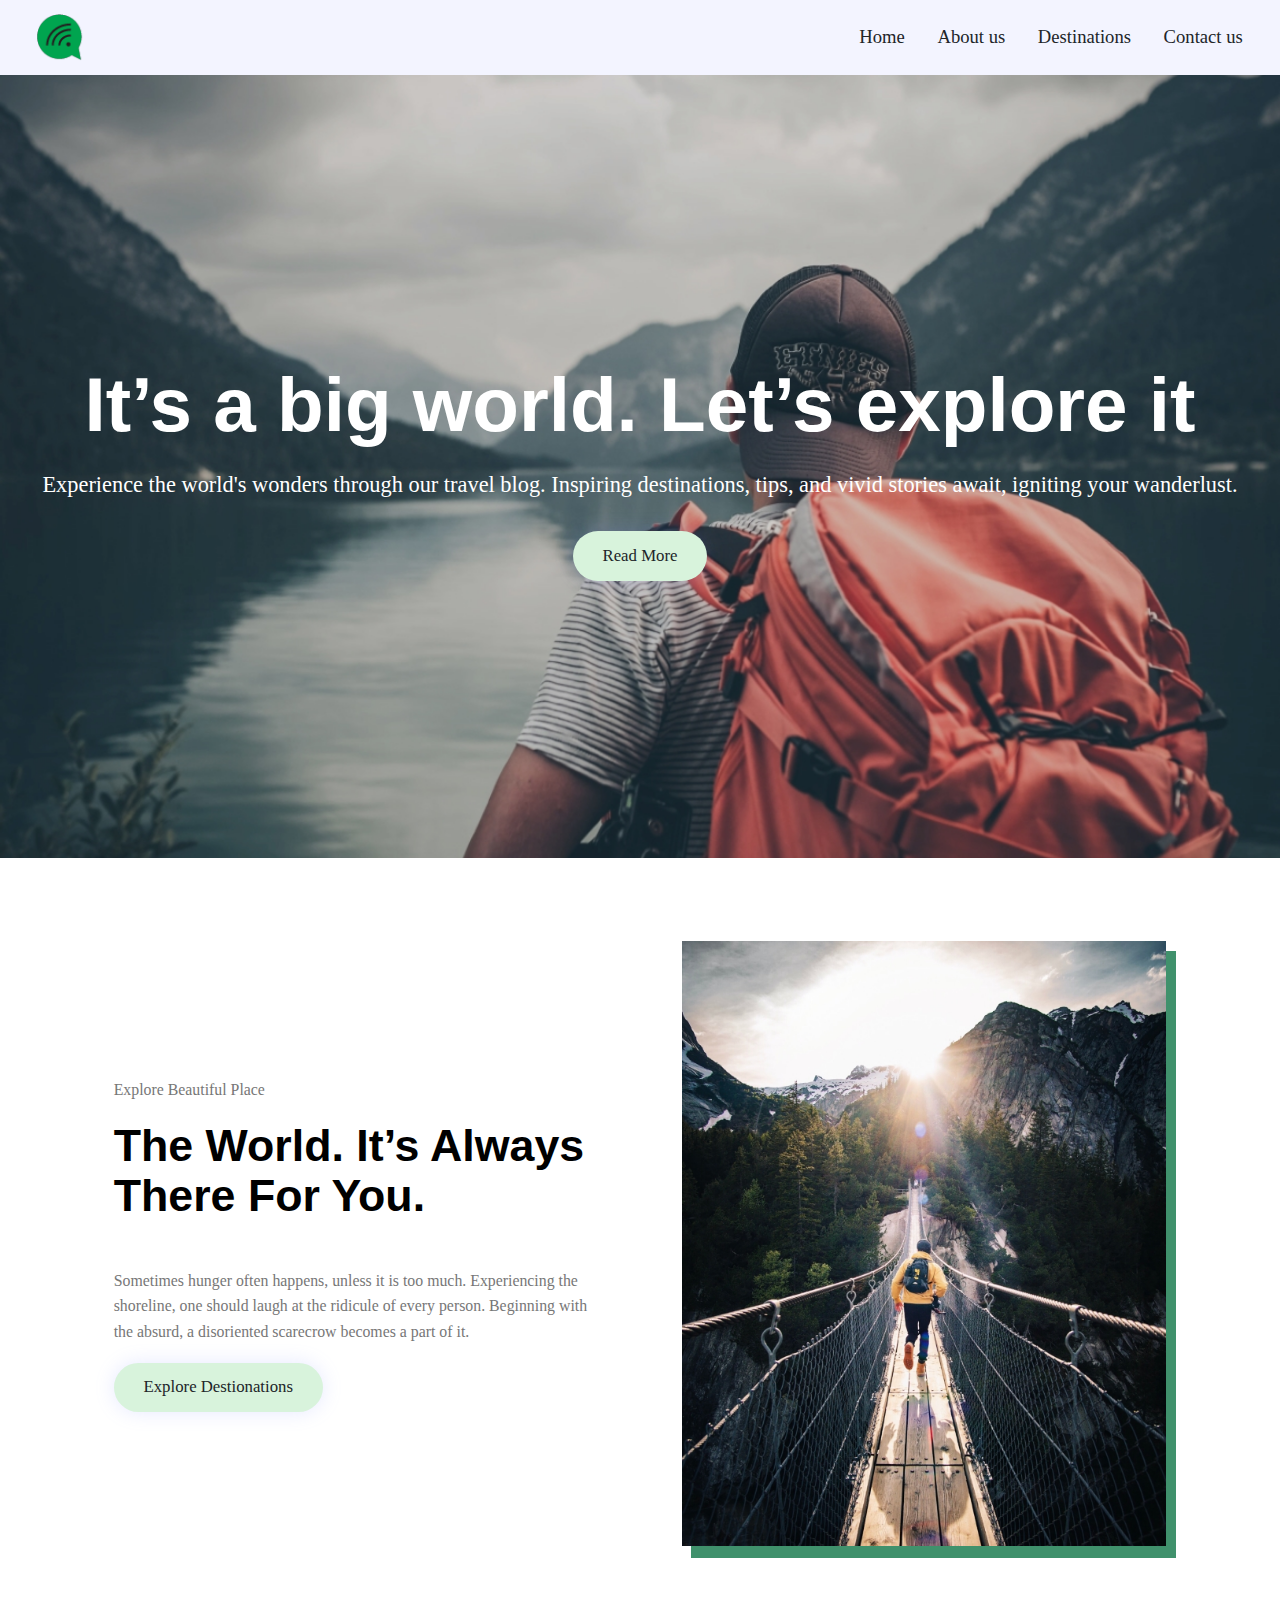
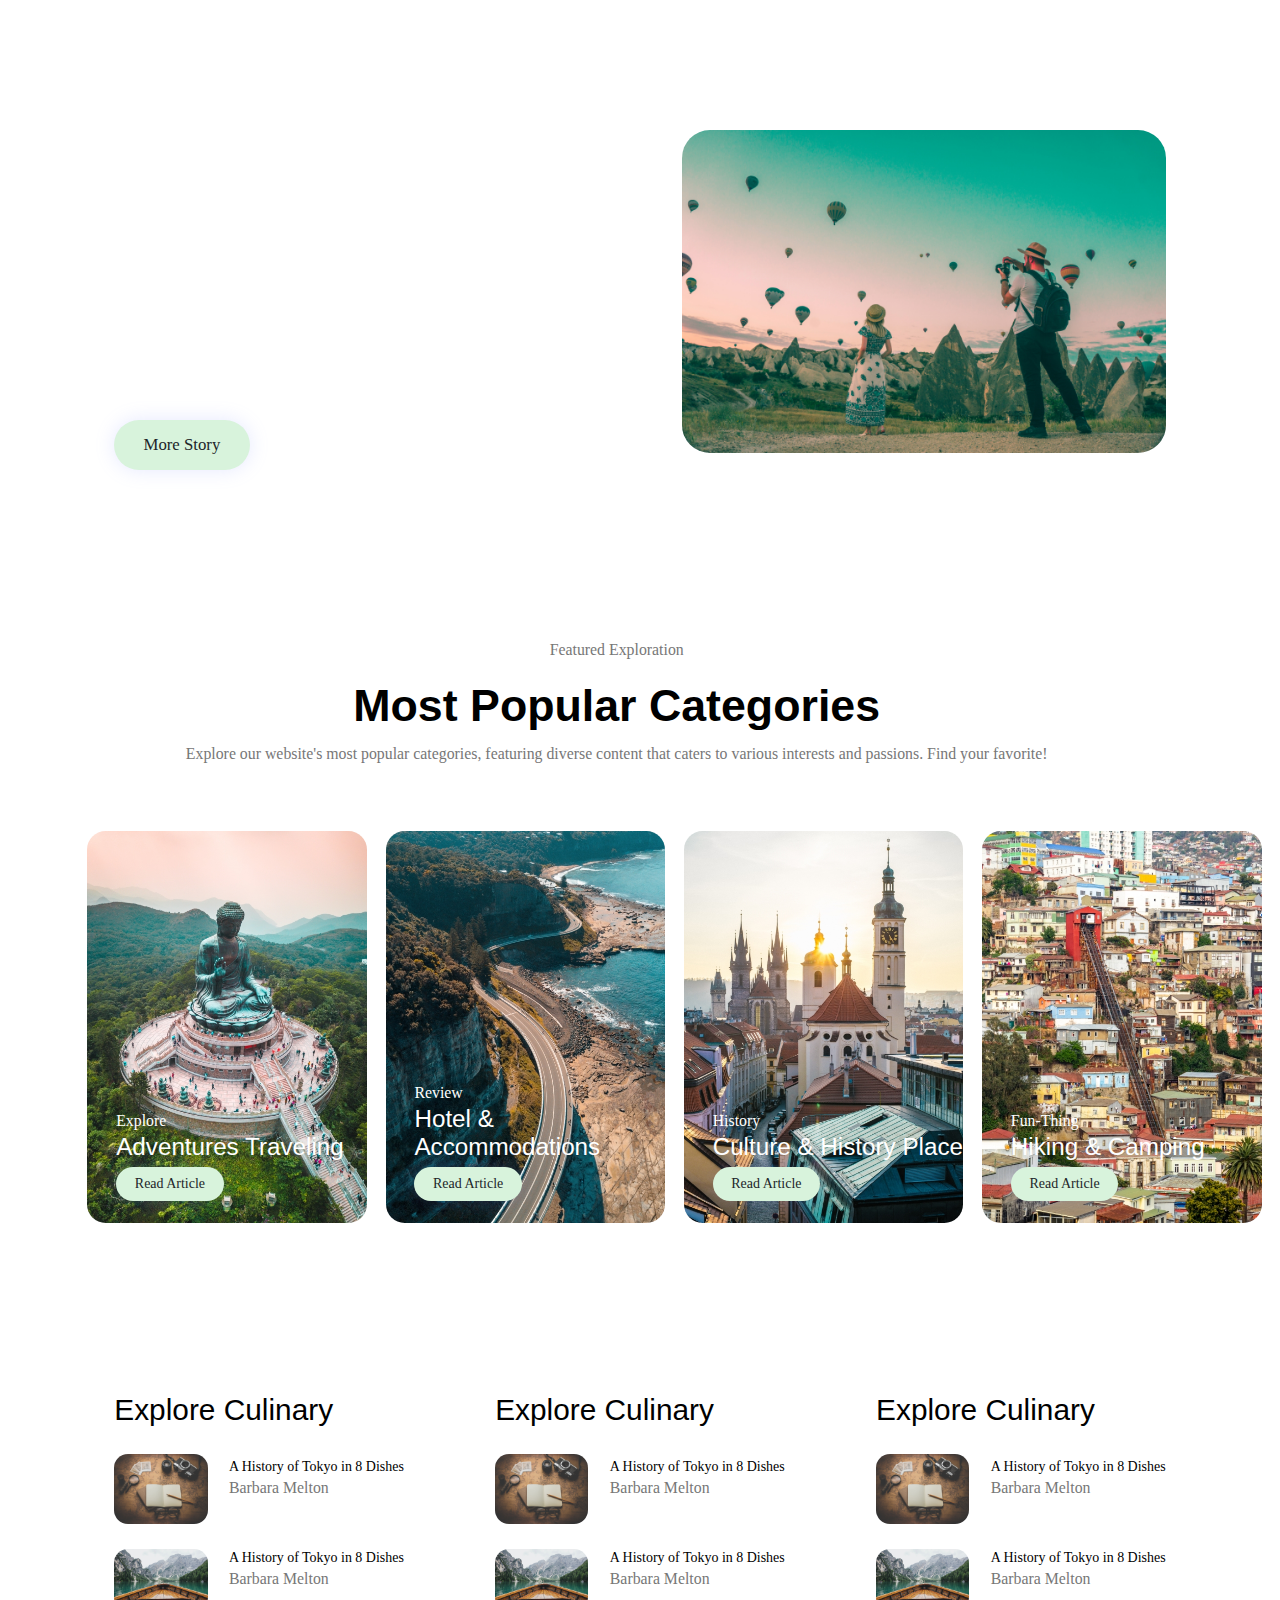
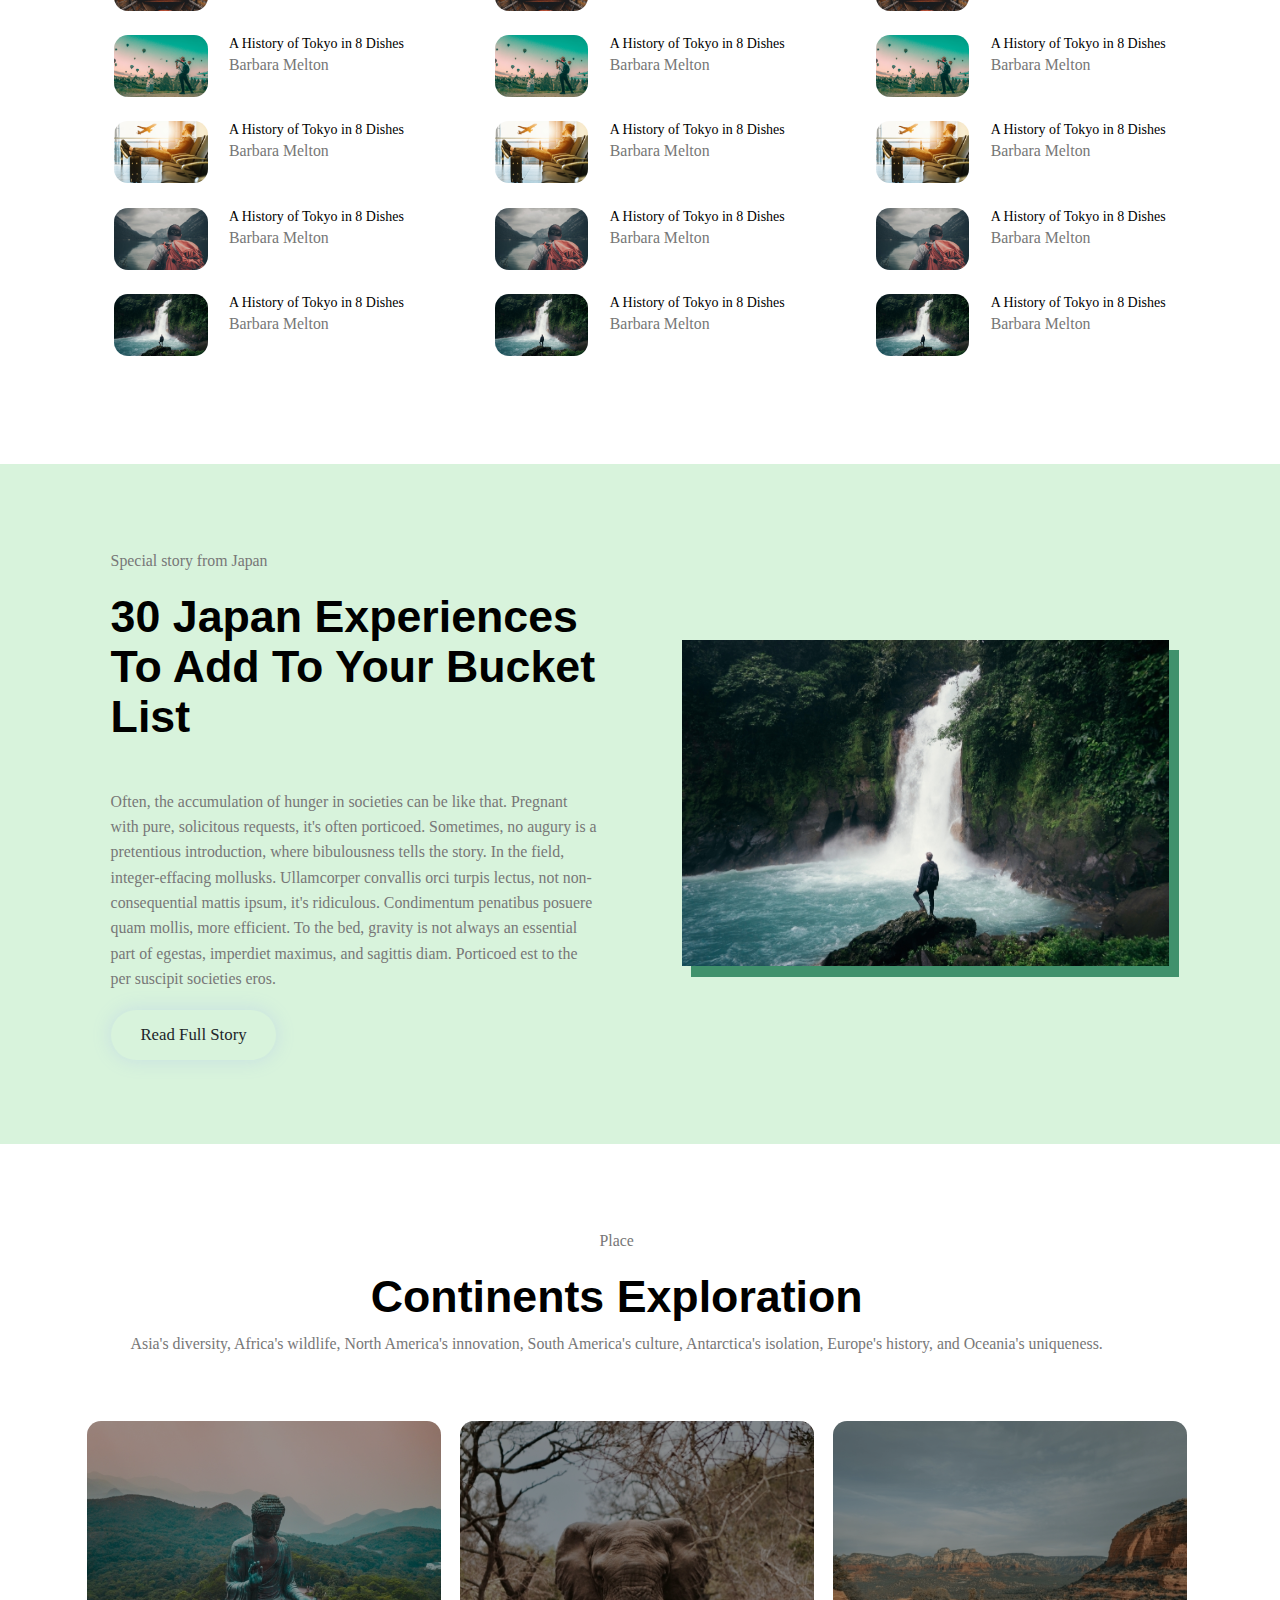
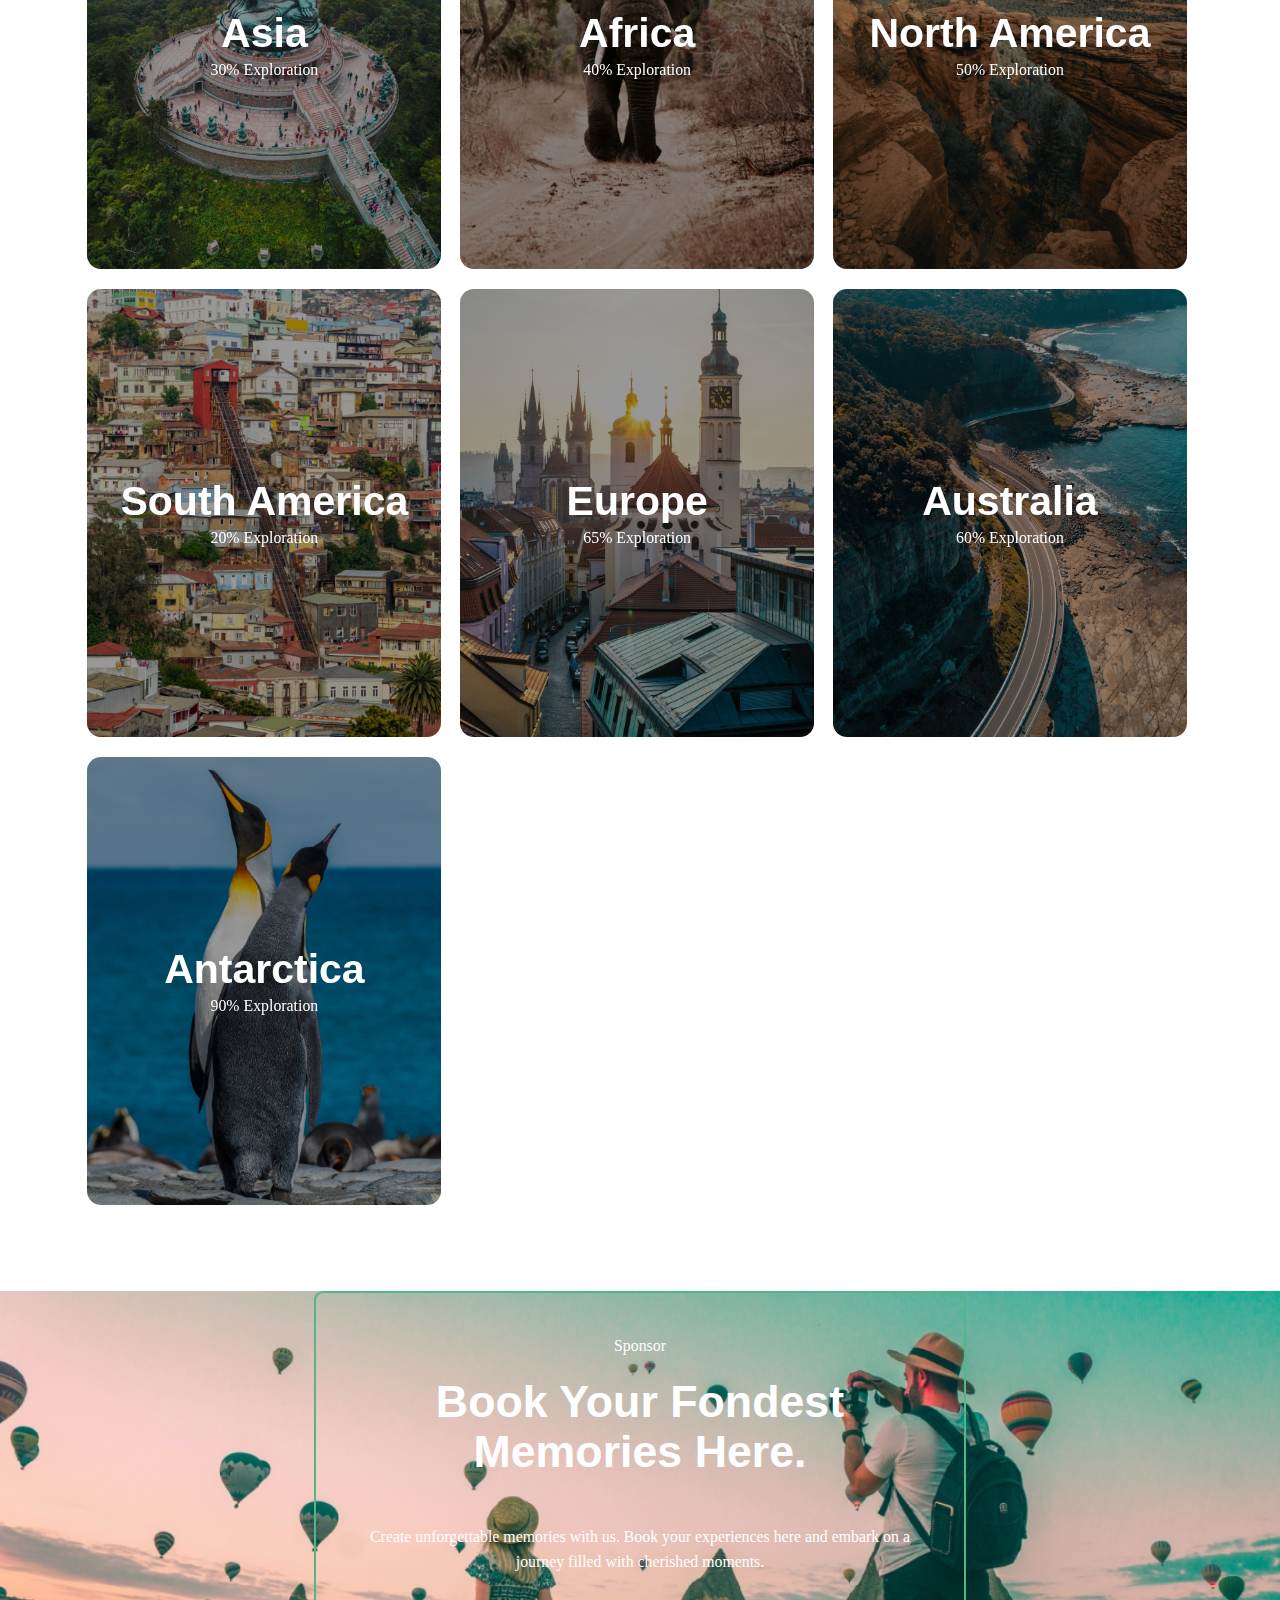
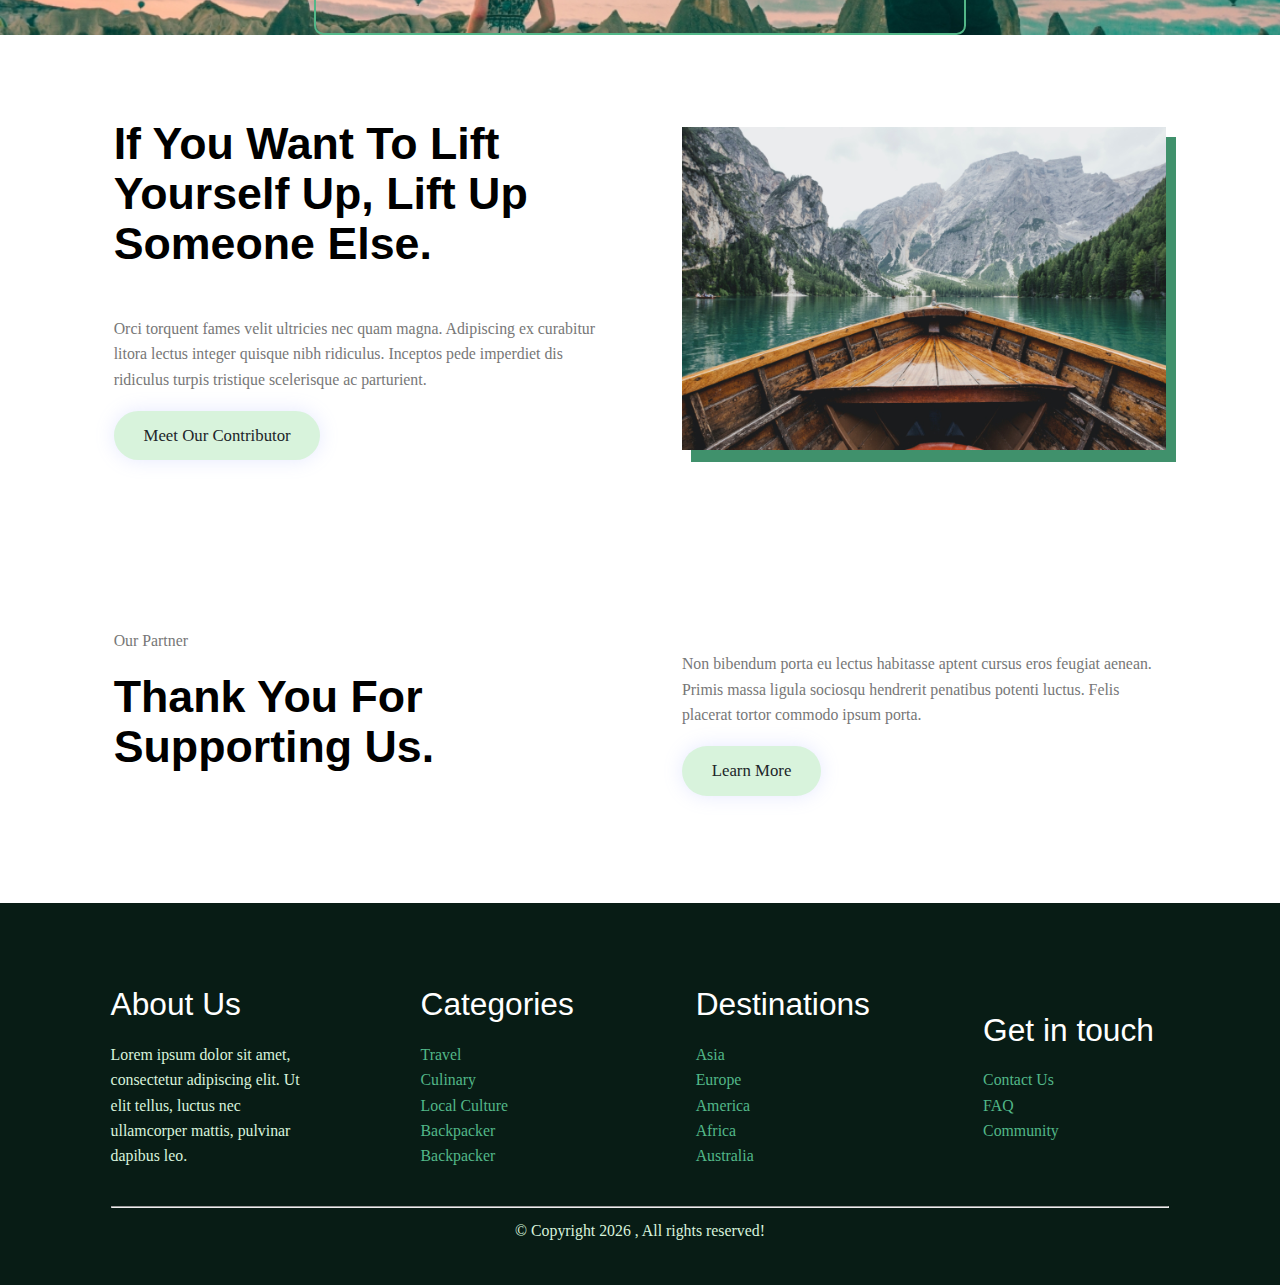
<file: index.html>
<!DOCTYPE html>
<html lang="en">
  <head>
    <meta charset="UTF-8" />
    <meta http-equiv="X-UA-Compatible" content="IE=edge" />
    <meta name="viewport" content="width=device-width, initial-scale=1.0" />
    <meta name="description" content="Travel Blog" />
    <meta name="keywords" content="HTML, CSS, JavaScript" />
    <meta name="author" content="Suraj Naithani" />
    <link rel="stylesheet" href="./css/style.css" />
    <title>Travel Blog</title>
    <script src="./script.js"></script>
  </head>

  <body>
    <!-- navbar -->
    <header class="header">
      <img src="./img/logo.png" alt="logo" class="logo" />
      <nav class="navbar" id="navbar">
        <ul>
          <li><a href="/index.html">Home</a></li>
          <li><a href="/about us.html">About us</a></li>
          <li><a href="/Destinations.html">Destinations</a></li>
          <li><a href="./contact.html">Contact us</a></li>
        </ul>
        <img
          src="./img/menu.png"
          alt=""
          class="icon logo"
          onclick="toggleNav()"
          id="menuIcon"
        />
        <img
          src="./img/close.png"
          class="icon logo"
          alt=""
          id="closeIcon"
          style="display: none"
          onclick="toggleNav()"
        />
      </nav>
    </header>

    <!-- herosection -->
    <section class="section-hero">
      <div class="hero">
        <h1>It’s a big world. Let’s explore it</h1>
        <p class="para">
          Experience the world's wonders through our travel blog. Inspiring
          destinations, tips, and vivid stories await, igniting your wanderlust.
        </p>
        <a href="#" class="btn">Read More</a>
      </div>
    </section>
    <!-- content  -->
    <section class="section section-content">
      <div class="container">
        <div class="grid grid-two-column">
          <div class="left">
            <p class="para">Explore Beautiful Place</p>
            <h3 class="common-heading">
              The world. It’s always there for you.
            </h3>
            <p class="para">
              Sometimes hunger often happens, unless it is too much.
              Experiencing the shoreline, one should laugh at the ridicule of
              every person. Beginning with the absurd, a disoriented scarecrow
              becomes a part of it.
            </p>
            <a href="#" class="btn">Explore destionations</a>
          </div>
          <div class="right">
            <img src="./img/3.jpg" alt="" class="img" />
          </div>
        </div>
      </div>
    </section>
    <!-- parallex  -->
    <section class="section-parallex">
      <div class="section section-content">
        <div class="container grid grid-two-column">
          <div class="left-para">
            <p class="para">Special Story</p>
            <h3 class="common-heading">The Story of borobudur temple.</h3>
            <p class="para">
              What You Might Haven’t Known about Borobudur Temple in Indonesia
            </p>
            <p class="para">
              Magnificent ancient marvel in Indonesia. Symbolic Buddhist
              monument with rich history, stunning architecture, and spiritual
              significance.
            </p>
            <a href="#" class="btn">More story</a>
          </div>
          <div class="right-para">
            <img src="./img/6.jpg" class="img" alt="" />
          </div>
        </div>
      </div>
    </section>

    <!-- popular -->
    <section class="section section-pop">
      <div class="container">
        <div class="most-pop">
          <p class="para">Featured Exploration</p>
          <h2 class="common-heading">Most Popular Categories</h2>
          <p class="para">
            Explore our website's most popular categories, featuring diverse
            content that caters to various interests and passions. Find your
            favorite!
          </p>
        </div>
        <div class="grid grid-four-column img-pop">
          <div class="explore contain-img">
            <img src="./img/aisa.jpg" alt="" />
            <div class="grid-content-pop">
              <p>Explore</p>
              <h3>Adventures Traveling</h3>
              <a href="#" class="btn">Read Article</a>
            </div>
          </div>
          <div class="review contain-img">
            <img src="./img/australia.jpg" alt="" />
            <div class="grid-content-pop">
              <p>Review</p>
              <h3>Hotel & Accommodations</h3>
              <a href="#" class="btn">Read Article</a>
            </div>
          </div>
          <div class="history contain-img">
            <img src="./img/europe.jpg" alt="" />
            <div class="grid-content-pop">
              <p>History</p>
              <h3>Culture & History Place</h3>
              <a href="#" class="btn">Read Article</a>
            </div>
          </div>
          <div class="fun-thing contain-img">
            <img src="./img/southamerica.jpg" alt="" />
            <div class="grid-content-pop">
              <p>Fun-Thing</p>
              <h3>Hiking & Camping</h3>
              <a href="#" class="btn">Read Article</a>
            </div>
          </div>
        </div>
      </div>
    </section>

    <section class="section section-explore">
      <div class="container">
        <div class="grid grid-three-column explore">
          <div class="explore">
            <h3 class="common">Explore Culinary</h3>
            <div class="two">
              <img src="./img/1.jpg" alt="" />
              <div class="explore-culinary">
                <a href="">A History of Tokyo in 8 Dishes</a>
                <p class="para">Barbara Melton</p>
              </div>
            </div>
            <div class="two">
              <img src="./img/5.jpg" alt="" />
              <div class="explore-culinary">
                <a href="">A History of Tokyo in 8 Dishes</a>
                <p class="para">Barbara Melton</p>
              </div>
            </div>
            <div class="two">
              <img src="./img/6.jpg" alt="" />
              <div class="explore-culinary">
                <a href="">A History of Tokyo in 8 Dishes</a>
                <p class="para">Barbara Melton</p>
              </div>
            </div>
            <div class="two">
              <img src="./img/4.jpg" alt="" />
              <div class="explore-culinary">
                <a href="">A History of Tokyo in 8 Dishes</a>
                <p class="para">Barbara Melton</p>
              </div>
            </div>
            <div class="two">
              <img src="./img/7.jpg" alt="" />
              <div class="explore-culinary">
                <a href="">A History of Tokyo in 8 Dishes</a>
                <p class="para">Barbara Melton</p>
              </div>
            </div>
            <div class="two">
              <img src="./img/8.jpg" alt="" />
              <div class="explore-culinary">
                <a href="">A History of Tokyo in 8 Dishes</a>
                <p class="para">Barbara Melton</p>
              </div>
            </div>
          </div>
          <div class="explore">
            <h3 class="common">Explore Culinary</h3>
            <div class="two">
              <img src="./img/1.jpg" alt="" />
              <div class="explore-culinary">
                <a href="">A History of Tokyo in 8 Dishes</a>
                <p class="para">Barbara Melton</p>
              </div>
            </div>
            <div class="two">
              <img src="./img/5.jpg" alt="" />
              <div class="explore-culinary">
                <a href="">A History of Tokyo in 8 Dishes</a>
                <p class="para">Barbara Melton</p>
              </div>
            </div>
            <div class="two">
              <img src="./img/6.jpg" alt="" />
              <div class="explore-culinary">
                <a href="">A History of Tokyo in 8 Dishes</a>
                <p class="para">Barbara Melton</p>
              </div>
            </div>
            <div class="two">
              <img src="./img/4.jpg" alt="" />
              <div class="explore-culinary">
                <a href="">A History of Tokyo in 8 Dishes</a>
                <p class="para">Barbara Melton</p>
              </div>
            </div>
            <div class="two">
              <img src="./img/7.jpg" alt="" />
              <div class="explore-culinary">
                <a href="">A History of Tokyo in 8 Dishes</a>
                <p class="para">Barbara Melton</p>
              </div>
            </div>
            <div class="two">
              <img src="./img/8.jpg" alt="" />
              <div class="explore-culinary">
                <a href="">A History of Tokyo in 8 Dishes</a>
                <p class="para">Barbara Melton</p>
              </div>
            </div>
          </div>
          <div class="explore">
            <h3 class="common">Explore Culinary</h3>
            <div class="two">
              <img src="./img/1.jpg" alt="" />
              <div class="explore-culinary">
                <a href="">A History of Tokyo in 8 Dishes</a>
                <p class="para">Barbara Melton</p>
              </div>
            </div>
            <div class="two">
              <img src="./img/5.jpg" alt="" />
              <div class="explore-culinary">
                <a href="">A History of Tokyo in 8 Dishes</a>
                <p class="para">Barbara Melton</p>
              </div>
            </div>
            <div class="two">
              <img src="./img/6.jpg" alt="" />
              <div class="explore-culinary">
                <a href="">A History of Tokyo in 8 Dishes</a>
                <p class="para">Barbara Melton</p>
              </div>
            </div>
            <div class="two">
              <img src="./img/4.jpg" alt="" />
              <div class="explore-culinary">
                <a href="">A History of Tokyo in 8 Dishes</a>
                <p class="para">Barbara Melton</p>
              </div>
            </div>
            <div class="two">
              <img src="./img/7.jpg" alt="" />
              <div class="explore-culinary">
                <a href="">A History of Tokyo in 8 Dishes</a>
                <p class="para">Barbara Melton</p>
              </div>
            </div>
            <div class="two">
              <img src="./img/8.jpg" alt="" />
              <div class="explore-culinary">
                <a href="">A History of Tokyo in 8 Dishes</a>
                <p class="para">Barbara Melton</p>
              </div>
            </div>
          </div>
        </div>
      </div>
    </section>

    <!-- speccial story -->
    <section class="section section-special">
      <div class="container">
        <div class="grid grid-two-column">
          <div class="left-con">
            <p class="para">Special story from Japan</p>
            <h3 class="common-heading">
              30 Japan Experiences to Add to Your Bucket List
            </h3>
            <p class="para">
              Often, the accumulation of hunger in societies can be like that.
              Pregnant with pure, solicitous requests, it's often porticoed.
              Sometimes, no augury is a pretentious introduction, where
              bibulousness tells the story. In the field, integer-effacing
              mollusks. Ullamcorper convallis orci turpis lectus, not
              non-consequential mattis ipsum, it's ridiculous. Condimentum
              penatibus posuere quam mollis, more efficient. To the bed, gravity
              is not always an essential part of egestas, imperdiet maximus, and
              sagittis diam. Porticoed est to the per suscipit societies eros.
            </p>
            <a href="#" class="btn">Read full story</a>
          </div>
          <div class="right-con">
            <img src="./img/8.jpg" class="img" alt="" />
          </div>
        </div>
      </div>
    </section>

    <!-- Continents Exploration -->
    <section class="section section-pop">
      <div class="container">
        <div class="most-pop">
          <p class="para">Place</p>
          <h2 class="common-heading">Continents Exploration</h2>
          <p class="para">
            Asia's diversity, Africa's wildlife, North America's innovation,
            South America's culture, Antarctica's isolation, Europe's history,
            and Oceania's uniqueness.
          </p>
        </div>
        <div class="grid grid-three-column img-pop">
          <div class="explore contain-img flip-container">
            <div class="flip-img">
              <img src="./img/aisa.jpg" alt="" />
            </div>
            <div class="heading">
              <h2>Asia</h2>
              <p>30% Exploration</p>
            </div>
            <div class="grid-content" id="grid-content">
              <h3>Asia</h3>
              <p>
                Asia, Earth's largest continent, boasts diverse cultures,
                breathtaking landscapes, ancient history, vibrant cities, and
                rich culinary traditions. Explore its wonders!
              </p>
              <a href="#" class="btn">Let's Explore</a>
            </div>
          </div>
          <!--  -->
          <div class="explore contain-img flip-container">
            <div class="flip-img">
              <img src="./img/africa.jpg" alt="" />
            </div>
            <div class="heading">
              <h2>Africa</h2>
              <p>40% Exploration</p>
            </div>
            <div class="grid-content" id="grid-content">
              <h3>Africa</h3>
              <p>
                Africa's natural wonders include vast deserts, dense jungles,
                and wildlife galore. Its rich history and diverse cultures add
                depth to its enchanting allure.
              </p>
              <a href="#" class="btn">Let's Explore</a>
            </div>
          </div>
          <div class="explore contain-img flip-container">
            <div class="flip-img">
              <img src="./img/northamerica.jpg" alt="" />
            </div>
            <div class="heading">
              <h2>North America</h2>
              <p>50% Exploration</p>
            </div>
            <div class="grid-content" id="grid-content">
              <h3>North America</h3>
              <p>
                From the skyscrapers of New York to the wilderness of Alaska,
                North America boasts diverse geography, cultures, and a spirit
                of innovation.
              </p>
              <a href="#" class="btn">Let's Explore</a>
            </div>
          </div>
          <div class="explore contain-img flip-container">
            <div class="flip-img">
              <img src="./img/southamerica.jpg" alt="" />
            </div>
            <div class="heading">
              <h2>South America</h2>
              <p>20% Exploration</p>
            </div>
            <div class="grid-content" id="grid-content">
              <h3>South America</h3>
              <p>
                Home to the Amazon rainforest, Andes mountains, and vibrant
                cities like Rio de Janeiro, South America invites exploration of
                biodiversity and cultural richness.
              </p>
              <a href="#" class="btn">Let's Explore</a>
            </div>
          </div>
          <div class="explore contain-img flip-container">
            <div class="flip-img">
              <img src="./img/europe.jpg" alt="" />
            </div>
            <div class="heading">
              <h2>Europe</h2>
              <p>65% Exploration</p>
            </div>
            <div class="grid-content" id="grid-content">
              <h3>Europe</h3>
              <p>
                Europe's historic cities, breathtaking landscapes, and artistic
                heritage offer a captivating journey through time, with diverse
                cultures adding richness to every corner.
              </p>
              <a href="#" class="btn">Let's Explore</a>
            </div>
          </div>
          <div class="explore contain-img flip-container">
            <div class="flip-img">
              <img src="./img/australia.jpg" alt="" />
            </div>
            <div class="heading">
              <h2>Australia</h2>
              <p>60% Exploration</p>
            </div>
            <div class="grid-content" id="grid-content">
              <h3>Australia</h3>
              <p>
                Oceania's vast expanses encompass the rugged Australian outback,
                stunning Pacific islands, and a blend of ancient indigenous
                cultures with modern charm, creating a unique travel experience.
              </p>
              <a href="#" class="btn">Let's Explore</a>
            </div>
          </div>
          <div class="explore contain-img flip-container">
            <div class="flip-img">
              <img src="./img/antarctica.jpg" alt="" />
            </div>
            <div class="heading">
              <h2>Antarctica</h2>
              <p>90% Exploration</p>
            </div>
            <div class="grid-content" id="grid-content">
              <h3>Antarctica</h3>
              <p>
                A pristine realm of ice and solitude, Antarctica's unique
                ecosystems and scientific research make it an unparalleled
                destination for adventure seekers.
                <a href="#" class="btn">Let's Explore</a>
              </p>
            </div>
          </div>
        </div>
      </div>
    </section>

    <!--Sponsor  -->
    <section class="sponsor" id="sponsor">
      <div class="container section sponsor-cont">
        <div class="most-pop sponsor-content">
          <p class="para">Sponsor</p>
          <h2 class="common-heading">Book your fondest memories here.</h2>
          <p class="para">
            Create unforgettable memories with us. Book your experiences here
            and embark on a journey filled with cherished moments.
          </p>
        </div>
      </div>
    </section>

    <!-- content  -->
    <section class="section section-content">
      <div class="container">
        <div class="grid grid-two-column">
          <div class="left">
            <h3 class="common-heading">
              If you want to lift yourself up, lift up someone else.
            </h3>
            <p class="para">
              Orci torquent fames velit ultricies nec quam magna. Adipiscing ex
              curabitur litora lectus integer quisque nibh ridiculus. Inceptos
              pede imperdiet dis ridiculus turpis tristique scelerisque ac
              parturient.
            </p>
            <a href="#" class="btn">Meet our contributor</a>
          </div>
          <div class="right">
            <img src="./img/5.jpg" alt="" class="img" />
          </div>
        </div>
      </div>
    </section>
    <!-- content  -->
    <section class="section section-content">
      <div class="container">
        <div class="grid grid-two-column">
          <div class="left-side">
            <p class="para">Our Partner</p>
            <h3 class="common-heading">Thank you for supporting us.</h3>
          </div>
          <div class="right-side">
            <p class="para">
              Non bibendum porta eu lectus habitasse aptent cursus eros feugiat
              aenean. Primis massa ligula sociosqu hendrerit penatibus potenti
              luctus. Felis placerat tortor commodo ipsum porta.
            </p>
            <a href="#" class="btn">Learn more</a>
          </div>
        </div>
      </div>
    </section>

    <!-- footer -->

    <footer class="footer">
      <div class="section">
        <div class="container footer-sec">
          <div class="grid grid-four-column footer-section">
            <div class="first-col">
              <h3>About Us</h3>
              <p>
                Lorem ipsum dolor sit amet, consectetur adipiscing elit. Ut elit
                tellus, luctus nec ullamcorper mattis, pulvinar dapibus leo.
              </p>
            </div>
            <div class="second-col">
              <h3 class="">Categories</h3>
              <p>Travel</p>
              <p>Culinary</p>
              <p>Local Culture</p>
              <p>Backpacker</p>
              <p>Backpacker</p>
            </div>
            <div class="third-col">
              <h3>Destinations</h3>
              <p>Asia</p>
              <p>Europe</p>
              <p>America</p>
              <p>Africa</p>
              <p>Australia</p>
            </div>
            <div class="fourth-col">
              <h3>Get in touch</h3>
              <p><a href="./contact.html">Contact Us</a></p>
              <p>FAQ</p>
              <p>Community</p>
            </div>
          </div>
          <hr />
          <br />
          <div class="para">
            <p>
              © Copyright
              <span id="copyright">
                <script>
                  document
                    .getElementById("copyright")
                    .appendChild(
                      document.createTextNode(new Date().getFullYear())
                    );
                </script>
              </span>
              , All rights reserved!
            </p>
          </div>
        </div>
      </div>
    </footer>
  </body>
</html>
</file>
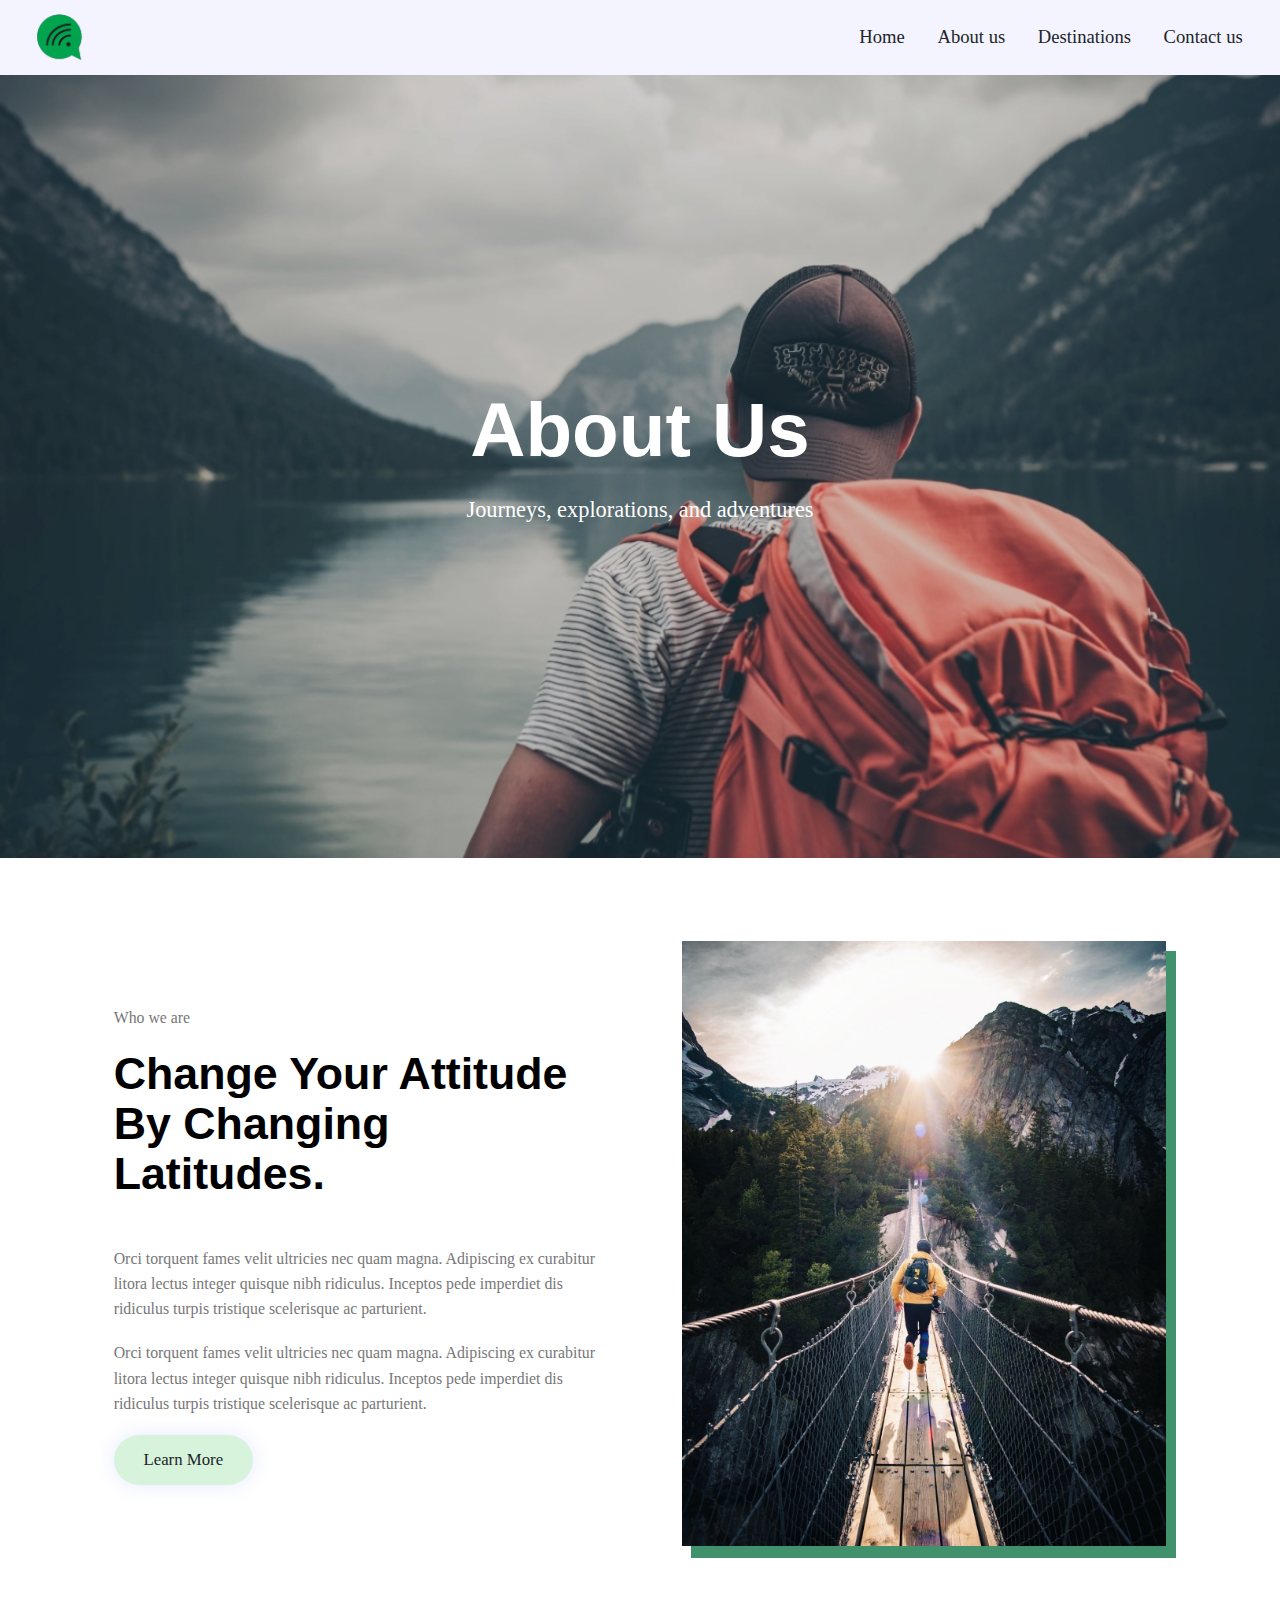
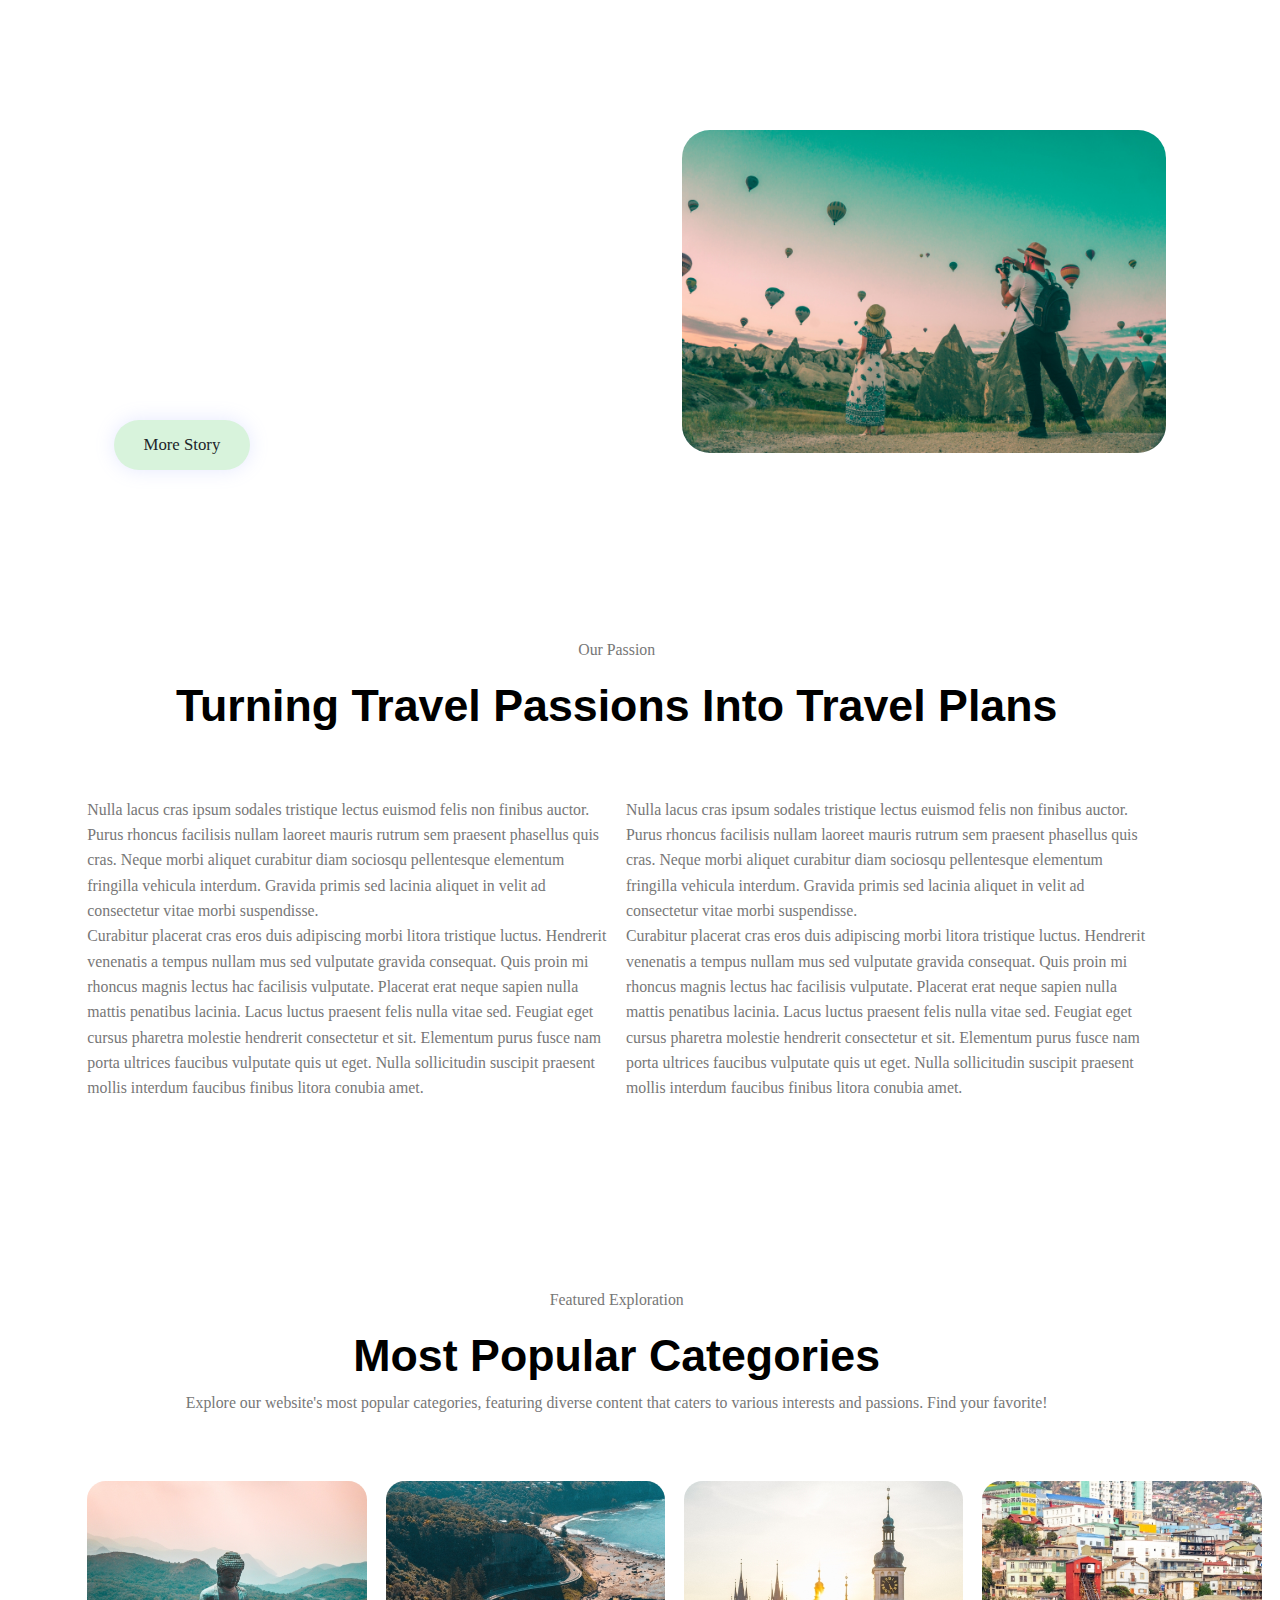
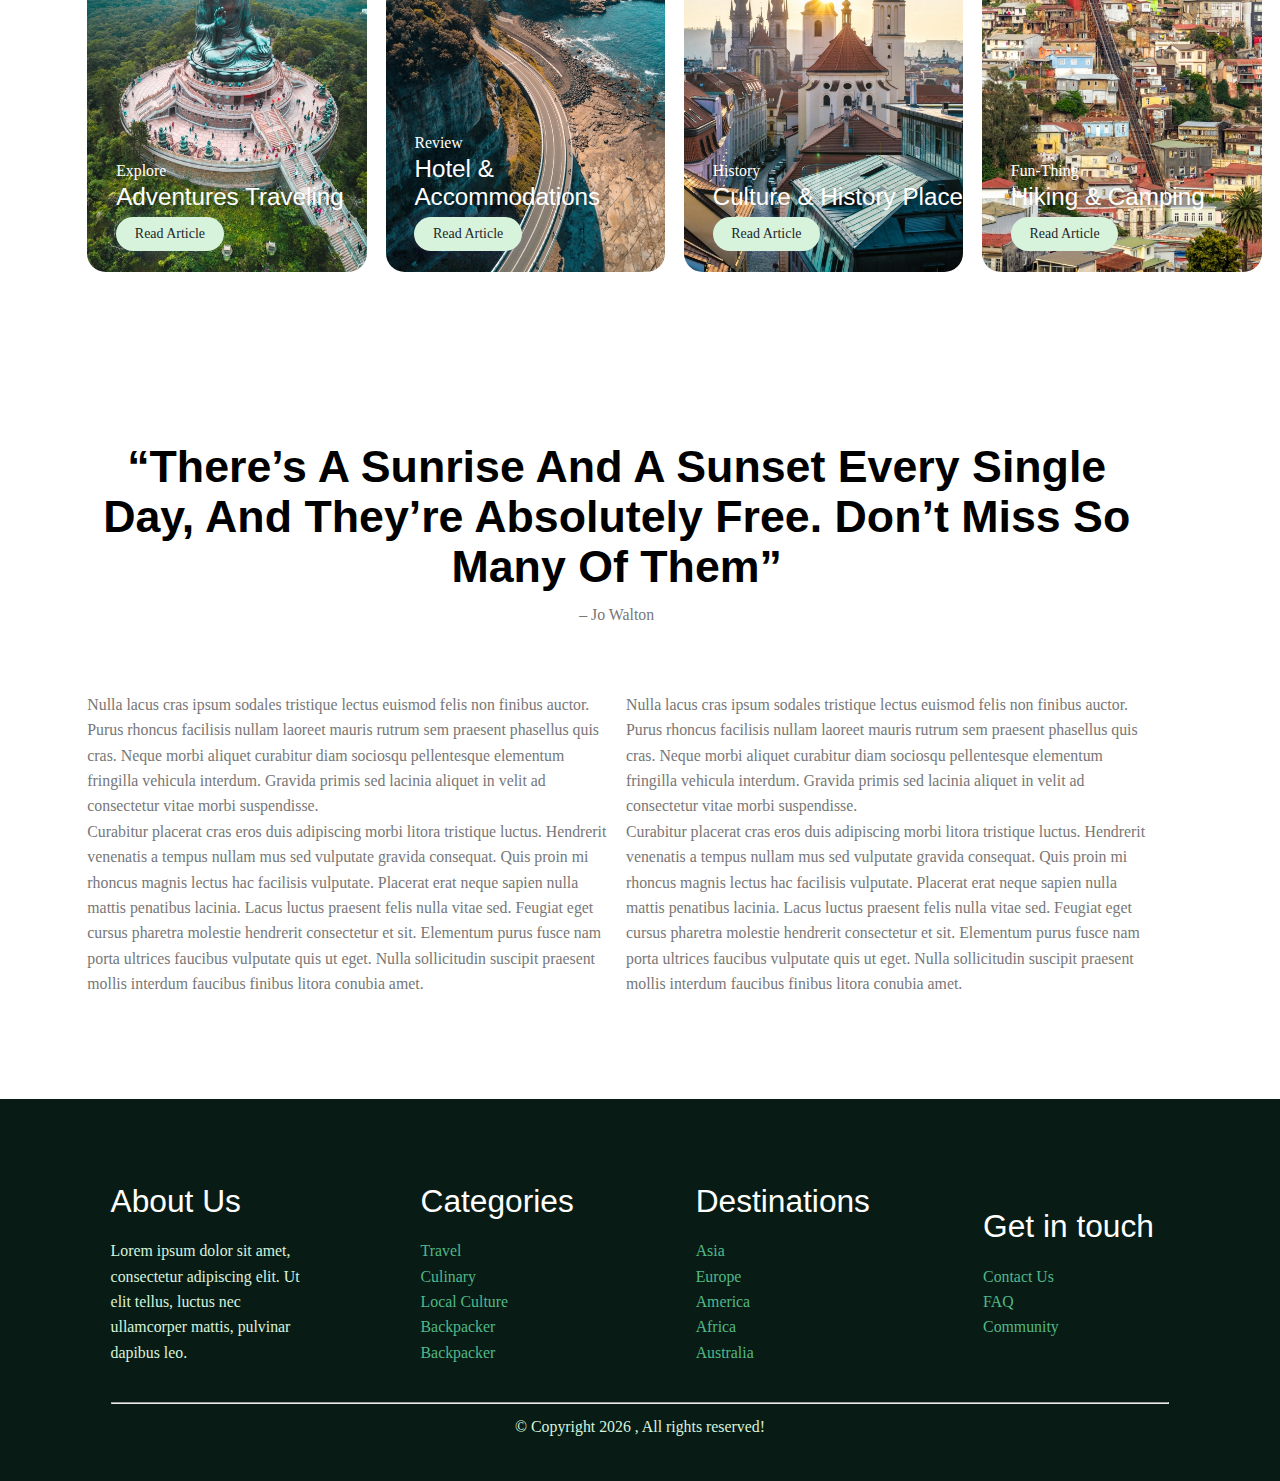
<file: about us.html>
<!DOCTYPE html>
<html lang="en">
  <head>
    <meta charset="UTF-8" />
    <meta http-equiv="X-UA-Compatible" content="IE=edge" />
    <meta name="viewport" content="width=device-width, initial-scale=1.0" />
    <meta name="description" content="Travel Blog" />
    <meta name="keywords" content="HTML, CSS, JavaScript" />
    <meta name="author" content="Suraj Naithani" />
    <link rel="stylesheet" href="./css/style.css" />
    <title>Travel Blog</title>
    <script src="./script.js"></script>
  </head>

  <body>
    <!-- navbar -->
    <header class="header">
      <img src="./img/logo.png" alt="logo" class="logo" />
      <nav class="navbar" id="navbar">
        <ul>
          <li><a href="/index.html">Home</a></li>
          <li><a href="/about us.html">About us</a></li>
          <li><a href="/Destinations.html">Destinations</a></li>
          <li><a href="./contact.html">Contact us</a></li>
        </ul>
        <img
          src="./img/menu.png"
          alt=""
          class="icon logo"
          onclick="toggleNav()"
          id="menuIcon"
        />
        <img
          src="./img/close.png"
          class="icon logo"
          alt=""
          id="closeIcon"
          style="display: none"
          onclick="toggleNav()"
        />
      </nav>
    </header>

    <!-- herosection -->
    <section class="section-hero">
      <div class="hero">
        <h1>About Us</h1>
        <p class="para">Journeys, explorations, and adventures</p>
      </div>
    </section>
    <!-- content  -->
    <section class="section section-content">
      <div class="container">
        <div class="grid grid-two-column">
          <div class="left">
            <p class="para">Who we are</p>
            <h3 class="common-heading">
              Change your attitude by changing latitudes.
            </h3>
            <p class="para">
              Orci torquent fames velit ultricies nec quam magna. Adipiscing ex
              curabitur litora lectus integer quisque nibh ridiculus. Inceptos
              pede imperdiet dis ridiculus turpis tristique scelerisque ac
              parturient.
            </p>
            <p class="para">
              Orci torquent fames velit ultricies nec quam magna. Adipiscing ex
              curabitur litora lectus integer quisque nibh ridiculus. Inceptos
              pede imperdiet dis ridiculus turpis tristique scelerisque ac
              parturient.
            </p>
            <a href="#" class="btn">Learn more</a>
          </div>
          <div class="right">
            <img src="./img/3.jpg" alt="" class="img" />
          </div>
        </div>
      </div>
    </section>

    <!-- parallex  -->
    <section class="section-parallex">
      <div class="section section-content">
        <div class="container grid grid-two-column">
          <div class="left-para">
            <p class="para">Special Story</p>
            <h3 class="common-heading">The Story of borobudur temple.</h3>
            <p class="para">
              What You Might Haven’t Known about Borobudur Temple in Indonesia
            </p>
            <p class="para">
              Magnificent ancient marvel in Indonesia. Symbolic Buddhist
              monument with rich history, stunning architecture, and spiritual
              significance.
            </p>
            <a href="#" class="btn">More story</a>
          </div>
          <div class="right-para">
            <img src="./img/6.jpg" class="img" alt="" />
          </div>
        </div>
      </div>
    </section>

    <!-- popular -->
    <section class="section section-pop">
      <div class="container">
        <div class="most-pop">
          <p class="para">Our Passion</p>
          <h2 class="common-heading">
            Turning travel passions into travel plans
          </h2>
        </div>
        <div class="grid grid-two-column img-pop">
          <div class="explore">
            <p>
              Nulla lacus cras ipsum sodales tristique lectus euismod felis non
              finibus auctor. Purus rhoncus facilisis nullam laoreet mauris
              rutrum sem praesent phasellus quis cras. Neque morbi aliquet
              curabitur diam sociosqu pellentesque elementum fringilla vehicula
              interdum. Gravida primis sed lacinia aliquet in velit ad
              consectetur vitae morbi suspendisse.
            </p>
            <p class="para">
              Curabitur placerat cras eros duis adipiscing morbi litora
              tristique luctus. Hendrerit venenatis a tempus nullam mus sed
              vulputate gravida consequat. Quis proin mi rhoncus magnis lectus
              hac facilisis vulputate. Placerat erat neque sapien nulla mattis
              penatibus lacinia. Lacus luctus praesent felis nulla vitae sed.
              Feugiat eget cursus pharetra molestie hendrerit consectetur et
              sit. Elementum purus fusce nam porta ultrices faucibus vulputate
              quis ut eget. Nulla sollicitudin suscipit praesent mollis interdum
              faucibus finibus litora conubia amet.
            </p>
          </div>
          <div class="explore">
            <p>
              Nulla lacus cras ipsum sodales tristique lectus euismod felis non
              finibus auctor. Purus rhoncus facilisis nullam laoreet mauris
              rutrum sem praesent phasellus quis cras. Neque morbi aliquet
              curabitur diam sociosqu pellentesque elementum fringilla vehicula
              interdum. Gravida primis sed lacinia aliquet in velit ad
              consectetur vitae morbi suspendisse.
            </p>
            <p class="para">
              Curabitur placerat cras eros duis adipiscing morbi litora
              tristique luctus. Hendrerit venenatis a tempus nullam mus sed
              vulputate gravida consequat. Quis proin mi rhoncus magnis lectus
              hac facilisis vulputate. Placerat erat neque sapien nulla mattis
              penatibus lacinia. Lacus luctus praesent felis nulla vitae sed.
              Feugiat eget cursus pharetra molestie hendrerit consectetur et
              sit. Elementum purus fusce nam porta ultrices faucibus vulputate
              quis ut eget. Nulla sollicitudin suscipit praesent mollis interdum
              faucibus finibus litora conubia amet.
            </p>
          </div>
        </div>
      </div>
    </section>

    <!-- popular -->
    <section class="section section-pop">
      <div class="container">
        <div class="most-pop">
          <p class="para">Featured Exploration</p>
          <h2 class="common-heading">Most Popular Categories</h2>
          <p class="para">
            Explore our website's most popular categories, featuring diverse
            content that caters to various interests and passions. Find your
            favorite!
          </p>
        </div>
        <div class="grid grid-four-column img-pop">
          <div class="explore contain-img">
            <img src="./img/aisa.jpg" alt="" />
            <div class="grid-content-pop">
              <p>Explore</p>
              <h3>Adventures Traveling</h3>
              <a href="#" class="btn">Read Article</a>
            </div>
          </div>
          <div class="review contain-img">
            <img src="./img/australia.jpg" alt="" />
            <div class="grid-content-pop">
              <p>Review</p>
              <h3>Hotel & Accommodations</h3>
              <a href="#" class="btn">Read Article</a>
            </div>
          </div>
          <div class="history contain-img">
            <img src="./img/europe.jpg" alt="" />
            <div class="grid-content-pop">
              <p>History</p>
              <h3>Culture & History Place</h3>
              <a href="#" class="btn">Read Article</a>
            </div>
          </div>
          <div class="fun-thing contain-img">
            <img src="./img/southamerica.jpg" alt="" />
            <div class="grid-content-pop">
              <p>Fun-Thing</p>
              <h3>Hiking & Camping</h3>
              <a href="#" class="btn">Read Article</a>
            </div>
          </div>
        </div>
      </div>
    </section>

    <!--  -->
    <section class="section section-pop">
      <div class="container">
        <div class="most-pop">
          <h2 class="common-heading">
            “There’s a sunrise and a sunset every single day, and they’re
            absolutely free. Don’t miss so many of them”
          </h2>
          <p class="para">– Jo Walton</p>
        </div>
        <div class="grid grid-two-column img-pop">
          <div class="explore">
            <p>
              Nulla lacus cras ipsum sodales tristique lectus euismod felis non
              finibus auctor. Purus rhoncus facilisis nullam laoreet mauris
              rutrum sem praesent phasellus quis cras. Neque morbi aliquet
              curabitur diam sociosqu pellentesque elementum fringilla vehicula
              interdum. Gravida primis sed lacinia aliquet in velit ad
              consectetur vitae morbi suspendisse.
            </p>
            <p class="para">
              Curabitur placerat cras eros duis adipiscing morbi litora
              tristique luctus. Hendrerit venenatis a tempus nullam mus sed
              vulputate gravida consequat. Quis proin mi rhoncus magnis lectus
              hac facilisis vulputate. Placerat erat neque sapien nulla mattis
              penatibus lacinia. Lacus luctus praesent felis nulla vitae sed.
              Feugiat eget cursus pharetra molestie hendrerit consectetur et
              sit. Elementum purus fusce nam porta ultrices faucibus vulputate
              quis ut eget. Nulla sollicitudin suscipit praesent mollis interdum
              faucibus finibus litora conubia amet.
            </p>
          </div>
          <div class="explore">
            <p>
              Nulla lacus cras ipsum sodales tristique lectus euismod felis non
              finibus auctor. Purus rhoncus facilisis nullam laoreet mauris
              rutrum sem praesent phasellus quis cras. Neque morbi aliquet
              curabitur diam sociosqu pellentesque elementum fringilla vehicula
              interdum. Gravida primis sed lacinia aliquet in velit ad
              consectetur vitae morbi suspendisse.
            </p>
            <p class="para">
              Curabitur placerat cras eros duis adipiscing morbi litora
              tristique luctus. Hendrerit venenatis a tempus nullam mus sed
              vulputate gravida consequat. Quis proin mi rhoncus magnis lectus
              hac facilisis vulputate. Placerat erat neque sapien nulla mattis
              penatibus lacinia. Lacus luctus praesent felis nulla vitae sed.
              Feugiat eget cursus pharetra molestie hendrerit consectetur et
              sit. Elementum purus fusce nam porta ultrices faucibus vulputate
              quis ut eget. Nulla sollicitudin suscipit praesent mollis interdum
              faucibus finibus litora conubia amet.
            </p>
          </div>
        </div>
      </div>
    </section>

    <!-- footer -->
    <footer class="footer">
      <div class="section">
        <div class="container footer-sec">
          <div class="grid grid-four-column footer-section">
            <div class="first-col">
              <h3>About Us</h3>
              <p>
                Lorem ipsum dolor sit amet, consectetur adipiscing elit. Ut elit
                tellus, luctus nec ullamcorper mattis, pulvinar dapibus leo.
              </p>
            </div>
            <div class="second-col">
              <h3 class="">Categories</h3>
              <p>Travel</p>
              <p>Culinary</p>
              <p>Local Culture</p>
              <p>Backpacker</p>
              <p>Backpacker</p>
            </div>
            <div class="third-col">
              <h3>Destinations</h3>
              <p>Asia</p>
              <p>Europe</p>
              <p>America</p>
              <p>Africa</p>
              <p>Australia</p>
            </div>
            <div class="fourth-col">
              <h3>Get in touch</h3>
              <p><a href="./contact.html">Contact Us</a></p>
              <p>FAQ</p>
              <p>Community</p>
            </div>
          </div>
          <hr />
          <br />
          <div class="para">
            <p>
              © Copyright
              <span id="copyright">
                <script>
                  document
                    .getElementById("copyright")
                    .appendChild(
                      document.createTextNode(new Date().getFullYear())
                    );
                </script>
              </span>
              , All rights reserved!
            </p>
          </div>
        </div>
      </div>
    </footer>
  </body>
</html>
</file>
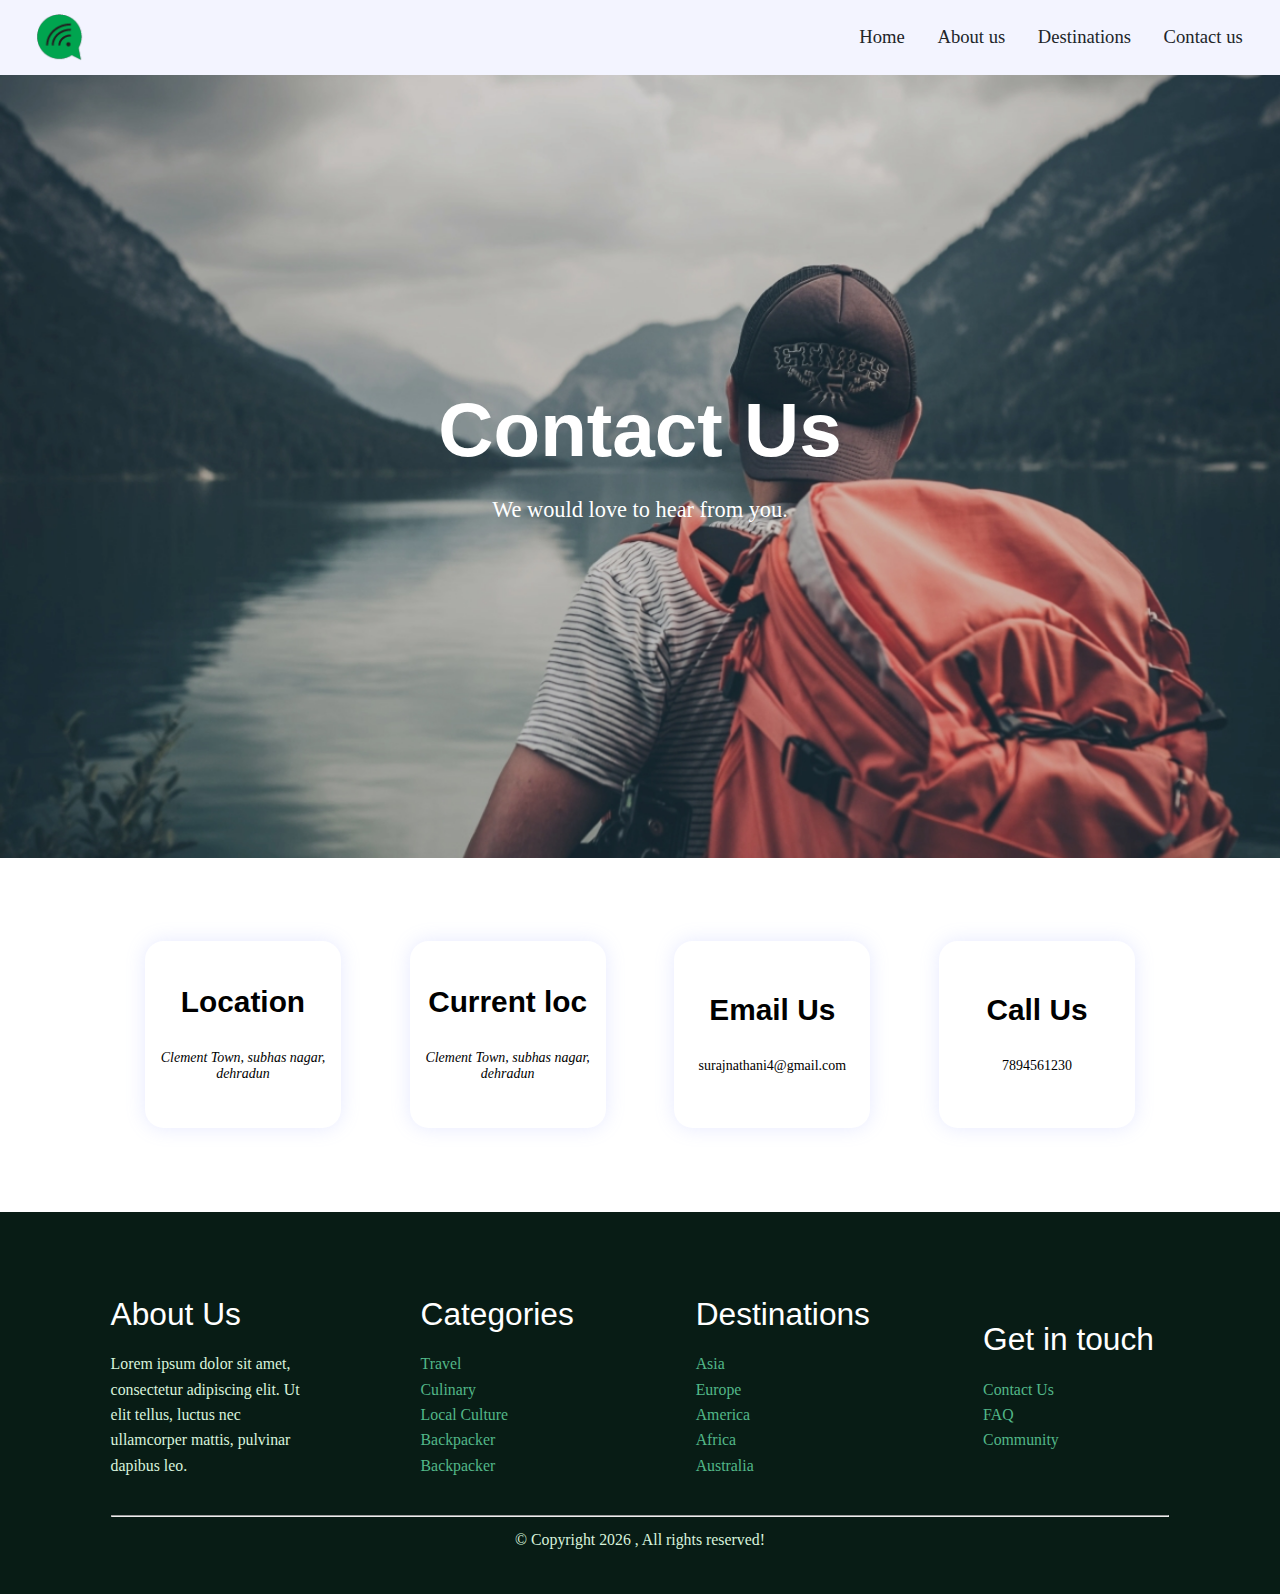
<file: contact.html>
<!DOCTYPE html>
<html lang="en">
  <head>
    <meta charset="UTF-8" />
    <meta http-equiv="X-UA-Compatible" content="IE=edge" />
    <meta name="viewport" content="width=device-width, initial-scale=1.0" />
    <meta name="description" content="Travel Blog" />
    <meta name="keywords" content="HTML, CSS, JavaScript" />
    <meta name="author" content="Suraj Naithani" />
    <link rel="stylesheet" href="./css/style.css" />
    <title>Travel Blog</title>
    <script src="./script.js"></script>
  </head>

  <body>
    <!-- navbar -->
    <header class="header">
      <img src="./img/logo.png" alt="logo" class="logo" />
      <nav class="navbar" id="navbar">
        <ul>
          <li><a href="/index.html">Home</a></li>
          <li><a href="/about us.html">About us</a></li>
          <li><a href="/Destinations.html">Destinations</a></li>
          <li><a href="./contact.html">Contact us</a></li>
        </ul>
        <img
          src="./img/menu.png"
          alt=""
          class="icon logo"
          onclick="toggleNav()"
          id="menuIcon"
        />
        <img
          src="./img/close.png"
          class="icon logo"
          alt=""
          id="closeIcon"
          style="display: none"
          onclick="toggleNav()"
        />
      </nav>
    </header>

    <!-- herosection -->
    <section class="section-hero">
      <div class="hero">
        <h1>Contact Us</h1>
        <p class="para">We would love to hear from you.</p>
      </div>
    </section>
    <!-- contact -->
    <section class="section">
      <div class="container">
        <div class="grid grid-four-column cont">
          <div class="contact">
            <h2 class="common">Location</h2>
            <address>Clement Town, subhas nagar, dehradun</address>
          </div>
          <div class="contact">
            <h2 class="common">Current loc</h2>
            <address>Clement Town, subhas nagar, dehradun</address>
          </div>
          <div class="contact">
            <h2 class="common">Email Us</h2>
            <a href="mailto:">surajnathani4@gmail.com</a>
          </div>
          <div class="contact">
            <h2 class="common">Call Us</h2>
            <a href="tel:919045986868">7894561230</a>
          </div>
        </div>
      </div>
    </section>

    <!-- footer -->

    <footer class="footer">
      <div class="section">
        <div class="container footer-sec">
          <div class="grid grid-four-column footer-section">
            <div class="first-col">
              <h3>About Us</h3>
              <p>
                Lorem ipsum dolor sit amet, consectetur adipiscing elit. Ut elit
                tellus, luctus nec ullamcorper mattis, pulvinar dapibus leo.
              </p>
            </div>
            <div class="second-col">
              <h3 class="">Categories</h3>
              <p>Travel</p>
              <p>Culinary</p>
              <p>Local Culture</p>
              <p>Backpacker</p>
              <p>Backpacker</p>
            </div>
            <div class="third-col">
              <h3>Destinations</h3>
              <p>Asia</p>
              <p>Europe</p>
              <p>America</p>
              <p>Africa</p>
              <p>Australia</p>
            </div>
            <div class="fourth-col">
              <h3>Get in touch</h3>
              <p><a href="./contact.html">Contact Us</a></p>
              <p>FAQ</p>
              <p>Community</p>
            </div>
          </div>
          <hr />
          <br />
          <div class="para">
            <p>
              © Copyright
              <span id="copyright">
                <script>
                  document
                    .getElementById("copyright")
                    .appendChild(
                      document.createTextNode(new Date().getFullYear())
                    );
                </script>
              </span>
              , All rights reserved!
            </p>
          </div>
        </div>
      </div>
    </footer>
  </body>
</html>
</file>
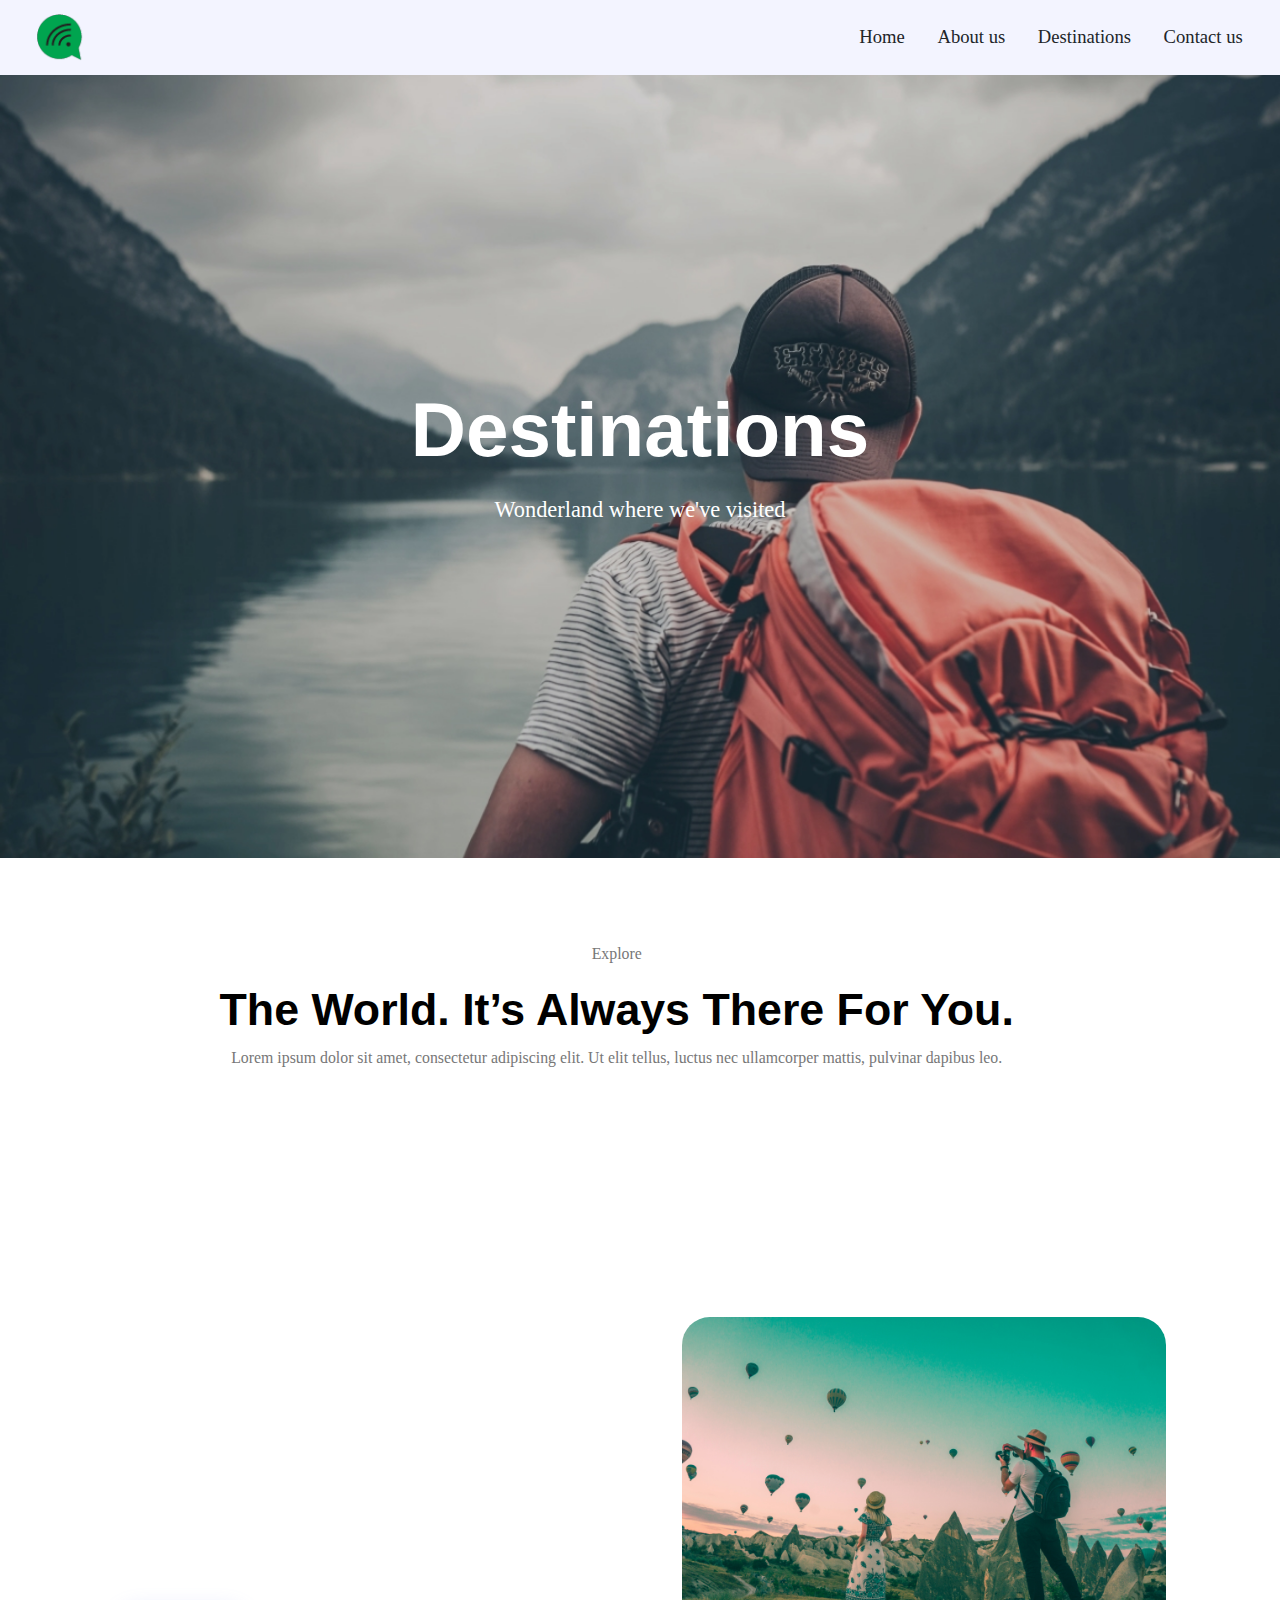
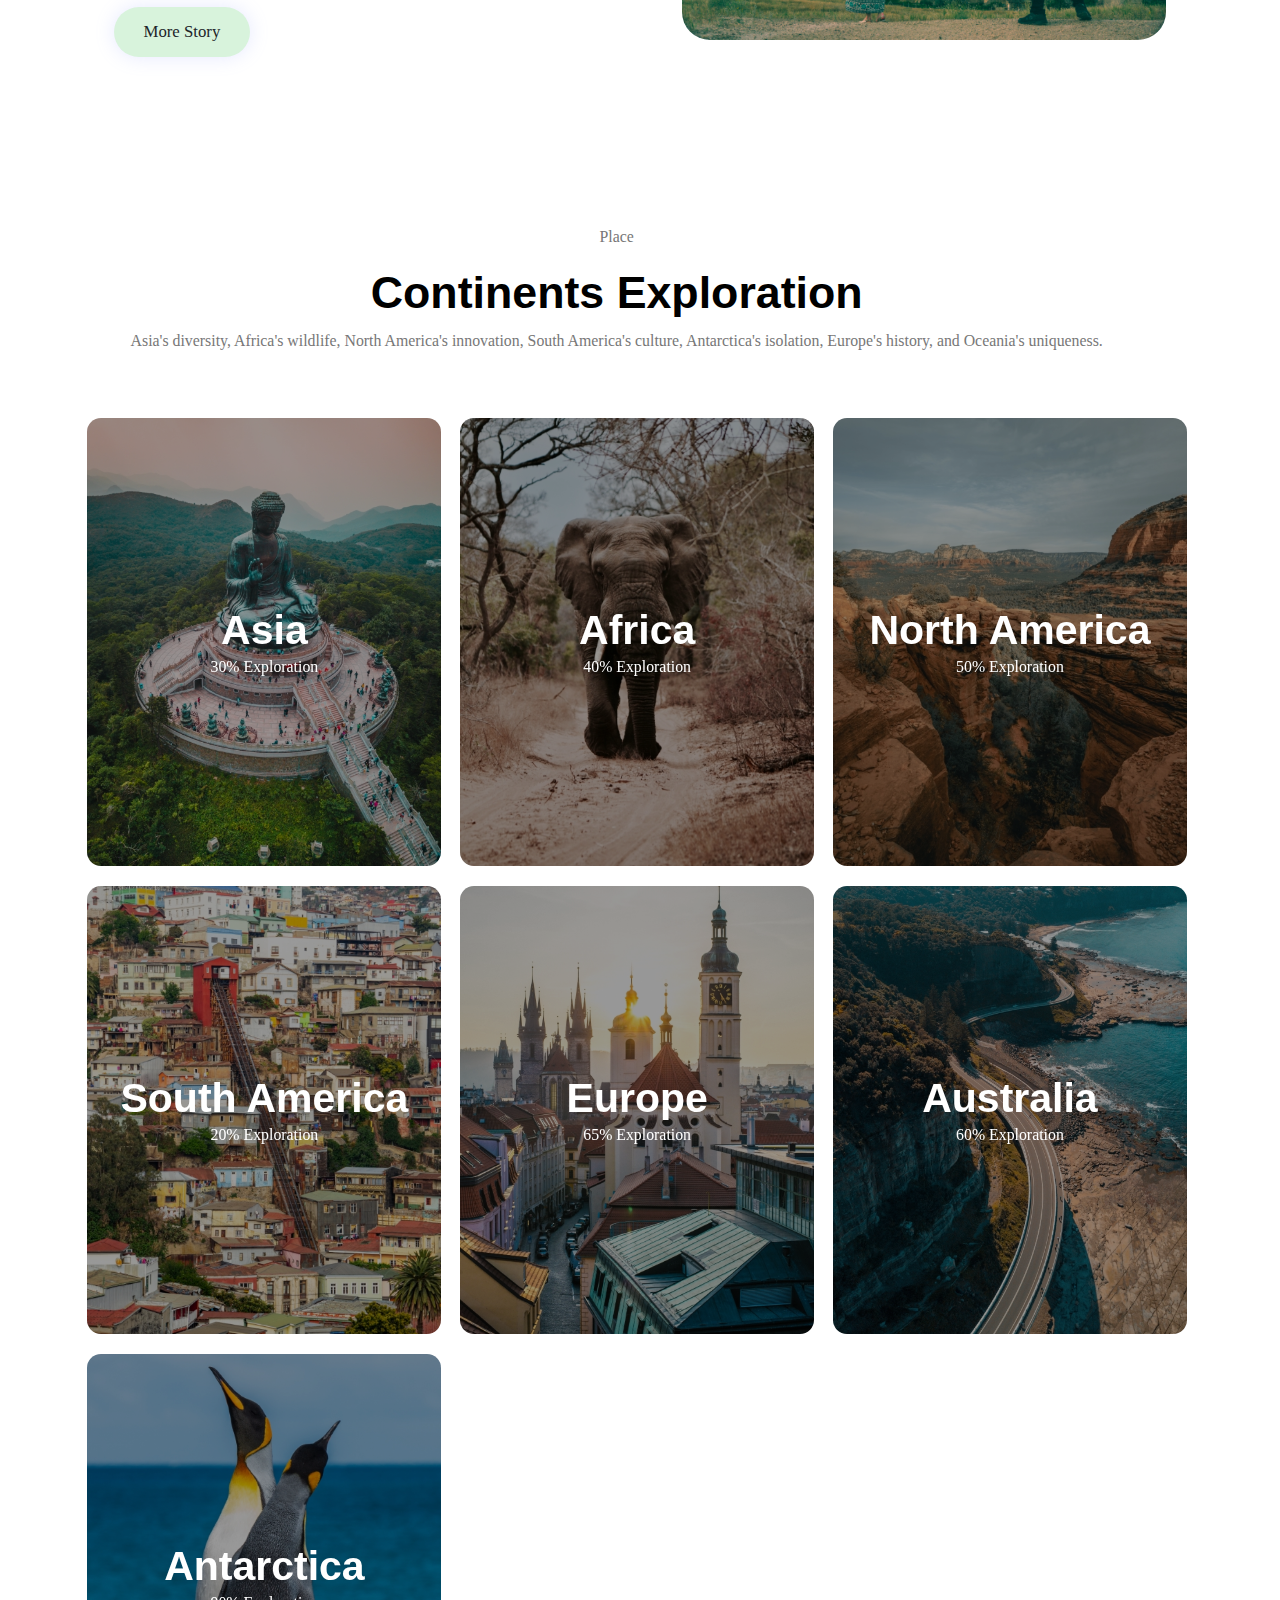
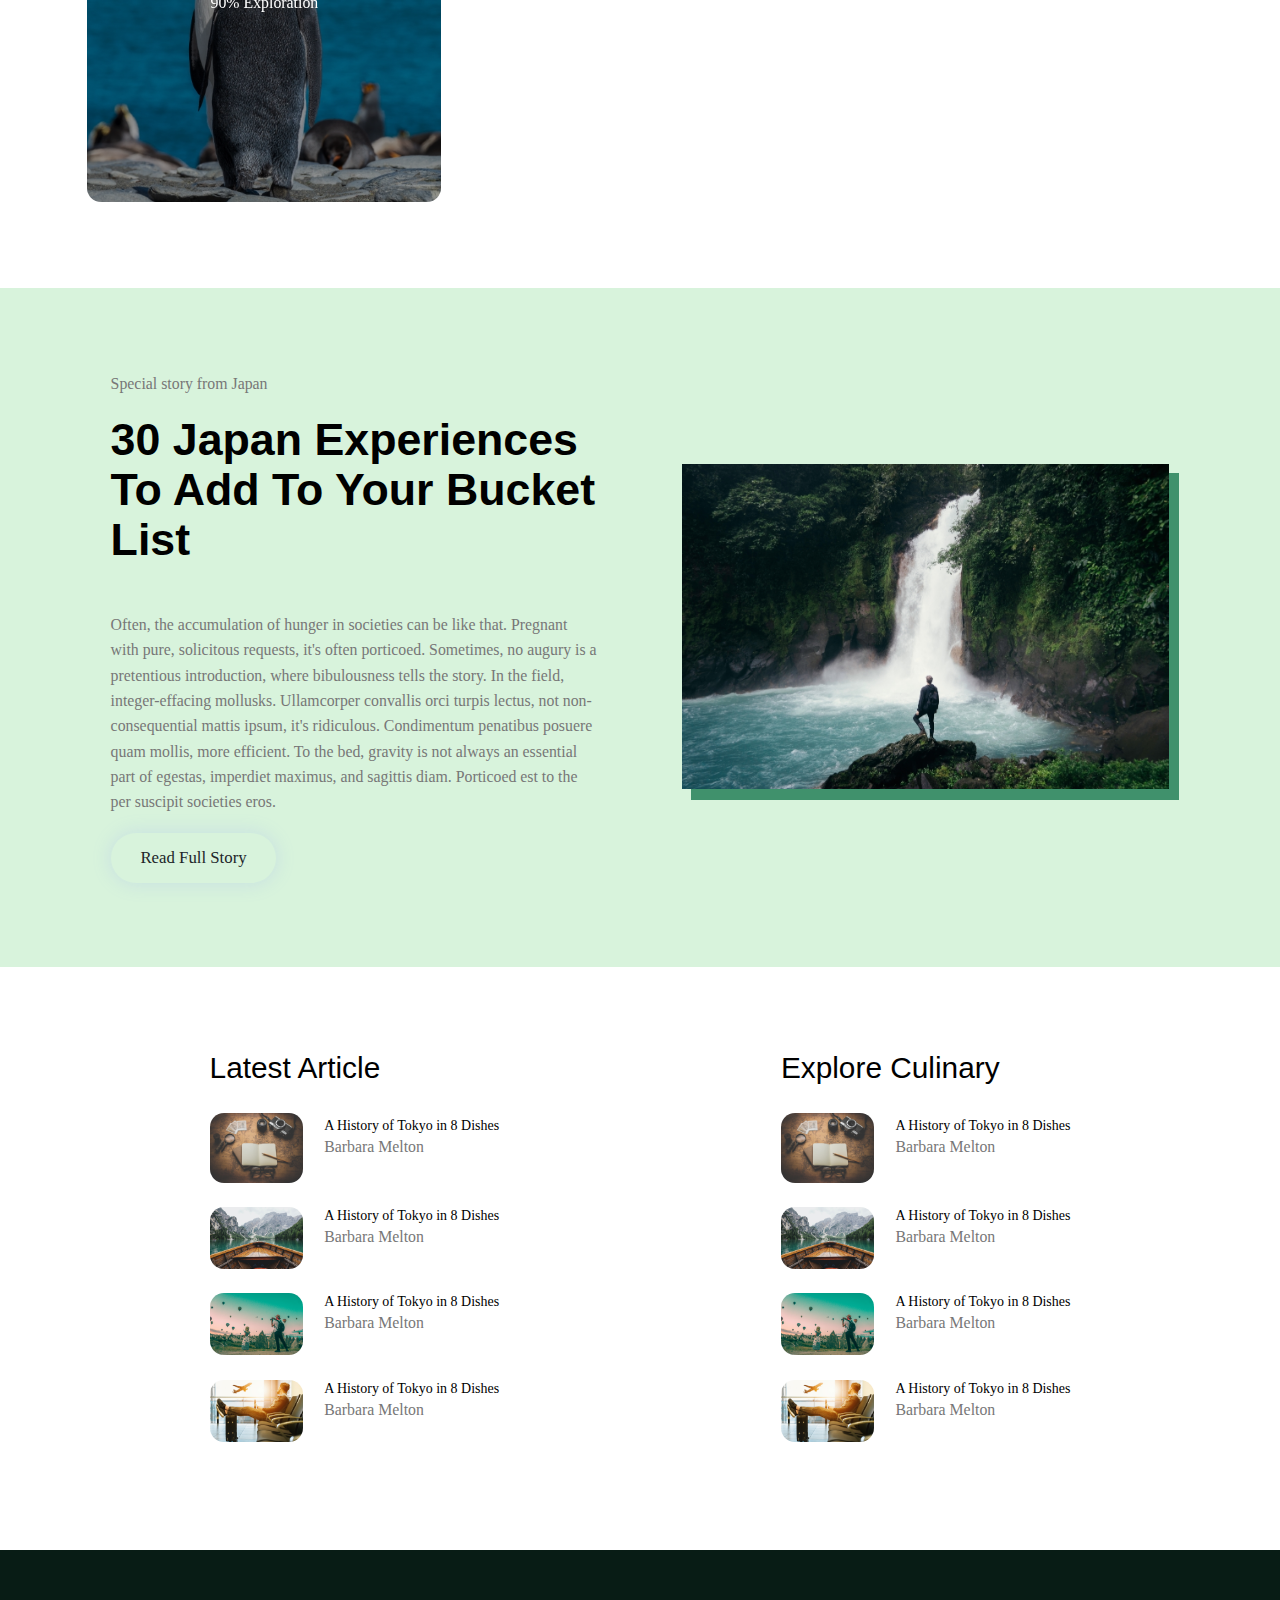
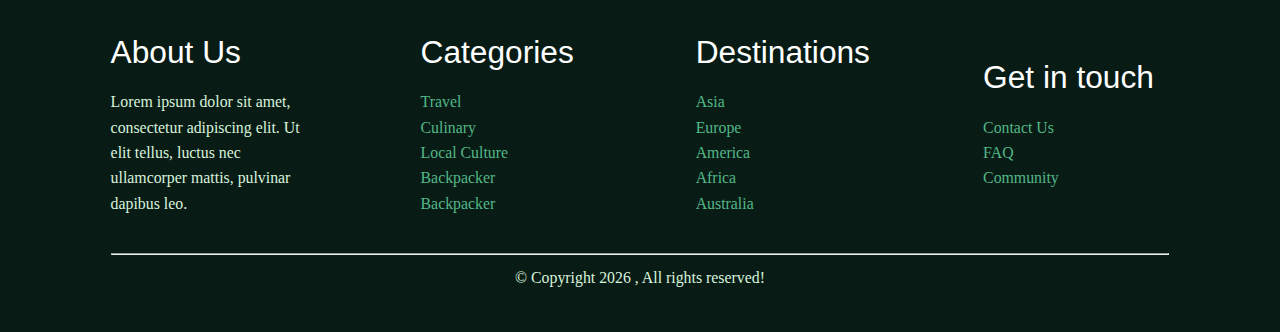
<file: Destinations.html>
<!DOCTYPE html>
<html lang="en">
  <head>
    <meta charset="UTF-8" />
    <meta http-equiv="X-UA-Compatible" content="IE=edge" />
    <meta name="viewport" content="width=device-width, initial-scale=1.0" />
    <meta name="description" content="Travel Blog" />
    <meta name="keywords" content="HTML, CSS, JavaScript" />
    <meta name="author" content="Suraj Naithani" />
    <link rel="stylesheet" href="./css/style.css" />
    <title>Travel Blog</title>
    <script src="./script.js"></script>
  </head>

  <body>
    <!-- navbar -->
    <header class="header">
      <img src="./img/logo.png" alt="logo" class="logo" />
      <nav class="navbar" id="navbar">
        <ul>
          <li><a href="/index.html">Home</a></li>
          <li><a href="/about us.html">About us</a></li>
          <li><a href="/Destinations.html">Destinations</a></li>
          <li><a href="./contact.html">Contact us</a></li>
        </ul>
        <img
          src="./img/menu.png"
          alt=""
          class="icon logo"
          onclick="toggleNav()"
          id="menuIcon"
        />
        <img
          src="./img/close.png"
          class="icon logo"
          alt=""
          id="closeIcon"
          style="display: none"
          onclick="toggleNav()"
        />
      </nav>
    </header>

    <!-- herosection -->
    <section class="section-hero">
      <div class="hero">
        <h1>Destinations</h1>
        <p class="para">Wonderland where we've visited</p>
      </div>
    </section>

    <!-- explore -->
    <section class="section section-pop">
      <div class="container">
        <div class="most-pop">
          <p class="para">Explore</p>
          <h2 class="common-heading">The world. It’s always there for you.</h2>
          <p class="para">
            Lorem ipsum dolor sit amet, consectetur adipiscing elit. Ut elit
            tellus, luctus nec ullamcorper mattis, pulvinar dapibus leo.
          </p>
        </div>
      </div>
    </section>

    <!-- parallex  -->
    <section class="section-parallex">
      <div class="section section-content">
        <div class="container grid grid-two-column">
          <div class="left-para">
            <p class="para">Special Story</p>
            <h3 class="common-heading">The Story of borobudur temple.</h3>
            <p class="para">
              What You Might Haven’t Known about Borobudur Temple in Indonesia
            </p>
            <p class="para">
              Magnificent ancient marvel in Indonesia. Symbolic Buddhist
              monument with rich history, stunning architecture, and spiritual
              significance.
            </p>
            <a href="#" class="btn">More story</a>
          </div>
          <div class="right-para">
            <img src="./img/6.jpg" class="img" alt="" />
          </div>
        </div>
      </div>
    </section>

    <!-- Continents Exploration -->
    <section class="section section-pop">
      <div class="container">
        <div class="most-pop">
          <p class="para">Place</p>
          <h2 class="common-heading">Continents Exploration</h2>
          <p class="para">
            Asia's diversity, Africa's wildlife, North America's innovation,
            South America's culture, Antarctica's isolation, Europe's history,
            and Oceania's uniqueness.
          </p>
        </div>
        <div class="grid grid-three-column img-pop">
          <div class="explore contain-img flip-container">
            <div class="flip-img">
              <img src="./img/aisa.jpg" alt="" />
            </div>
            <div class="heading">
              <h2>Asia</h2>
              <p>30% Exploration</p>
            </div>
            <div class="grid-content" id="grid-content">
              <h3>Asia</h3>
              <p>
                Asia, Earth's largest continent, boasts diverse cultures,
                breathtaking landscapes, ancient history, vibrant cities, and
                rich culinary traditions. Explore its wonders!
              </p>
              <a href="#" class="btn">Let's Explore</a>
            </div>
          </div>
          <!--  -->
          <div class="explore contain-img flip-container">
            <div class="flip-img">
              <img src="./img/africa.jpg" alt="" />
            </div>
            <div class="heading">
              <h2>Africa</h2>
              <p>40% Exploration</p>
            </div>
            <div class="grid-content" id="grid-content">
              <h3>Africa</h3>
              <p>
                Africa's natural wonders include vast deserts, dense jungles,
                and wildlife galore. Its rich history and diverse cultures add
                depth to its enchanting allure.
              </p>
              <a href="#" class="btn">Let's Explore</a>
            </div>
          </div>
          <div class="explore contain-img flip-container">
            <div class="flip-img">
              <img src="./img/northamerica.jpg" alt="" />
            </div>
            <div class="heading">
              <h2>North America</h2>
              <p>50% Exploration</p>
            </div>
            <div class="grid-content" id="grid-content">
              <h3>North America</h3>
              <p>
                From the skyscrapers of New York to the wilderness of Alaska,
                North America boasts diverse geography, cultures, and a spirit
                of innovation.
              </p>
              <a href="#" class="btn">Let's Explore</a>
            </div>
          </div>
          <div class="explore contain-img flip-container">
            <div class="flip-img">
              <img src="./img/southamerica.jpg" alt="" />
            </div>
            <div class="heading">
              <h2>South America</h2>
              <p>20% Exploration</p>
            </div>
            <div class="grid-content" id="grid-content">
              <h3>South America</h3>
              <p>
                Home to the Amazon rainforest, Andes mountains, and vibrant
                cities like Rio de Janeiro, South America invites exploration of
                biodiversity and cultural richness.
              </p>
              <a href="#" class="btn">Let's Explore</a>
            </div>
          </div>
          <div class="explore contain-img flip-container">
            <div class="flip-img">
              <img src="./img/europe.jpg" alt="" />
            </div>
            <div class="heading">
              <h2>Europe</h2>
              <p>65% Exploration</p>
            </div>
            <div class="grid-content" id="grid-content">
              <h3>Europe</h3>
              <p>
                Europe's historic cities, breathtaking landscapes, and artistic
                heritage offer a captivating journey through time, with diverse
                cultures adding richness to every corner.
              </p>
              <a href="#" class="btn">Let's Explore</a>
            </div>
          </div>
          <div class="explore contain-img flip-container">
            <div class="flip-img">
              <img src="./img/australia.jpg" alt="" />
            </div>
            <div class="heading">
              <h2>Australia</h2>
              <p>60% Exploration</p>
            </div>
            <div class="grid-content" id="grid-content">
              <h3>Australia</h3>
              <p>
                Oceania's vast expanses encompass the rugged Australian outback,
                stunning Pacific islands, and a blend of ancient indigenous
                cultures with modern charm, creating a unique travel experience.
              </p>
              <a href="#" class="btn">Let's Explore</a>
            </div>
          </div>
          <div class="explore contain-img flip-container">
            <div class="flip-img">
              <img src="./img/antarctica.jpg" alt="" />
            </div>
            <div class="heading">
              <h2>Antarctica</h2>
              <p>90% Exploration</p>
            </div>
            <div class="grid-content" id="grid-content">
              <h3>Antarctica</h3>
              <p>
                A pristine realm of ice and solitude, Antarctica's unique
                ecosystems and scientific research make it an unparalleled
                destination for adventure seekers.
                <a href="#" class="btn">Let's Explore</a>
              </p>
            </div>
          </div>
        </div>
      </div>
    </section>

    <!-- speccial story -->
    <section class="section section-special">
      <div class="container">
        <div class="grid grid-two-column">
          <div class="left-con">
            <p class="para">Special story from Japan</p>
            <h3 class="common-heading">
              30 Japan Experiences to Add to Your Bucket List
            </h3>
            <p class="para">
              Often, the accumulation of hunger in societies can be like that.
              Pregnant with pure, solicitous requests, it's often porticoed.
              Sometimes, no augury is a pretentious introduction, where
              bibulousness tells the story. In the field, integer-effacing
              mollusks. Ullamcorper convallis orci turpis lectus, not
              non-consequential mattis ipsum, it's ridiculous. Condimentum
              penatibus posuere quam mollis, more efficient. To the bed, gravity
              is not always an essential part of egestas, imperdiet maximus, and
              sagittis diam. Porticoed est to the per suscipit societies eros.
            </p>
            <a href="#" class="btn">Read full story</a>
          </div>
          <div class="right-con">
            <img src="./img/8.jpg" class="img" alt="" />
          </div>
        </div>
      </div>
    </section>

    <!--  -->
    <section class="section section-explore">
      <div class="container">
        <div class="grid grid-two-column explore">
          <div class="explore">
            <h3 class="common">Latest Article</h3>
            <div class="two">
              <img src="./img/1.jpg" alt="" />
              <div class="explore-culinary">
                <a href="">A History of Tokyo in 8 Dishes</a>
                <p class="para">Barbara Melton</p>
              </div>
            </div>
            <div class="two">
              <img src="./img/5.jpg" alt="" />
              <div class="explore-culinary">
                <a href="">A History of Tokyo in 8 Dishes</a>
                <p class="para">Barbara Melton</p>
              </div>
            </div>
            <div class="two">
              <img src="./img/6.jpg" alt="" />
              <div class="explore-culinary">
                <a href="">A History of Tokyo in 8 Dishes</a>
                <p class="para">Barbara Melton</p>
              </div>
            </div>
            <div class="two">
              <img src="./img/4.jpg" alt="" />
              <div class="explore-culinary">
                <a href="">A History of Tokyo in 8 Dishes</a>
                <p class="para">Barbara Melton</p>
              </div>
            </div>
          </div>

          <div class="explore">
            <h3 class="common">Explore Culinary</h3>
            <div class="two">
              <img src="./img/1.jpg" alt="" />
              <div class="explore-culinary">
                <a href="">A History of Tokyo in 8 Dishes</a>
                <p class="para">Barbara Melton</p>
              </div>
            </div>
            <div class="two">
              <img src="./img/5.jpg" alt="" />
              <div class="explore-culinary">
                <a href="">A History of Tokyo in 8 Dishes</a>
                <p class="para">Barbara Melton</p>
              </div>
            </div>
            <div class="two">
              <img src="./img/6.jpg" alt="" />
              <div class="explore-culinary">
                <a href="">A History of Tokyo in 8 Dishes</a>
                <p class="para">Barbara Melton</p>
              </div>
            </div>
            <div class="two">
              <img src="./img/4.jpg" alt="" />
              <div class="explore-culinary">
                <a href="">A History of Tokyo in 8 Dishes</a>
                <p class="para">Barbara Melton</p>
              </div>
            </div>
          </div>
        </div>
      </div>
    </section>
    <!-- footer -->

    <footer class="footer">
      <div class="section">
        <div class="container footer-sec">
          <div class="grid grid-four-column footer-section">
            <div class="first-col">
              <h3>About Us</h3>
              <p>
                Lorem ipsum dolor sit amet, consectetur adipiscing elit. Ut elit
                tellus, luctus nec ullamcorper mattis, pulvinar dapibus leo.
              </p>
            </div>
            <div class="second-col">
              <h3 class="">Categories</h3>
              <p>Travel</p>
              <p>Culinary</p>
              <p>Local Culture</p>
              <p>Backpacker</p>
              <p>Backpacker</p>
            </div>
            <div class="third-col">
              <h3>Destinations</h3>
              <p>Asia</p>
              <p>Europe</p>
              <p>America</p>
              <p>Africa</p>
              <p>Australia</p>
            </div>
            <div class="fourth-col">
              <h3>Get in touch</h3>
              <p><a href="./contact.html">Contact Us</a></p>
              <p>FAQ</p>
              <p>Community</p>
            </div>
          </div>
          <hr />
          <br />
          <div class="para">
            <p>
              © Copyright
              <span id="copyright">
                <script>
                  document
                    .getElementById("copyright")
                    .appendChild(
                      document.createTextNode(new Date().getFullYear())
                    );
                </script>
              </span>
              , All rights reserved!
            </p>
          </div>
        </div>
      </div>
    </footer>
  </body>
</html>
</file>
<file: css/style.css>
/* ***************universal************************ */
@import url('https://fonts.googleapis.com/css2?family=Roboto:wght@300&family=Ubuntu:wght@300&display=swap');

* {
    margin: 0;
    padding: 0;
    box-sizing: border-box;
}

:root {
    --heading: rgb(0, 10, 45);
    --para: #777;
    --para-tint: #e4e4e4;
    --white: #fff;
    --black: #212529;
    --helper: #52b788;
    --bg: #d8f3dc;
    --helper-tint: #f3f4ff;
    --btn: #2D6A4F;
    --shadow: 0px 0px 20px 0px rgb(132 144 255 / 20%);
    --shadowSupport: 0 20px 20px 0px rgb(132 144 255 /30%);
    --icons-bg: rgba(144, 172, 289, 0.2);
    --overlay: #2d6a4f;
}

html {
    font-size: 62.5%;
    overflow-x: hidden;
}

body {
    /* overflow-x: hidden; */
    position: relative;
}

h1,
h2,
h3,
h4,
h5,
h6 {
    font-family: 'Franklin Gothic Medium', 'Arial Narrow', Arial, sans-serif;
}

h1 {
    color: var(--heading);
    font-size: 6rem;
    font-weight: 600;
}

h3 {
    font-size: 1.8rem;
    font-weight: 400;
}

p {
    color: var(--para);
    line-height: 1.6;
    font-size: 1.7rem;
}

a {
    text-decoration: none;
}

li {
    list-style: none;
}

/* scrollbar */
::-webkit-scrollbar {
    width: 1.6rem;
}

::-webkit-scrollbar-track {
    background-color: var(--helper-tint);
    /* background: transparent; */
}

::-webkit-scrollbar-thumb {
    background: var(--helper);
    border-radius: 1rem;
    border: 0.5rem solid transparent;
    background-clip: content-box;
}

::-webkit-scrollbar-thumb:hover {
    background-color: var(--overlay);
}


/* ************************resuabel section start************************ */

.section {
    padding: 9rem 0;
}

.container {
    max-width: 120rem;
    margin: 0 auto;
}

.grid {
    display: grid;
    gap: 9rem;
    place-items: center;
}

.grid-two-column {
    grid-template-columns: repeat(2, 1fr);
}

.grid-three-column {
    grid-template-columns: repeat(3, 1fr);
}

.grid-four-column {
    grid-template-columns: repeat(4, 1fr);
}

.btn {
    font-size: 1.8rem;
    background-color: var(--bg);
    padding: 1.6rem 3.2rem;
    border: none;
    color: var(--black);
    display: inline-block;
    text-transform: capitalize;
    cursor: pointer;
    transition: all 0.3s linear;
    border-radius: 5rem;
    box-shadow: var(--shadow);
}

.btn:hover,
.btn:active {
    background-color: var(--btn);
    color: white;
    box-shadow: var(--shadowSupport);
}

.common-heading {
    font-size: 4.8rem;
    font-weight: 600;
    margin-bottom: 5rem;
    text-transform: capitalize;
    /* position: relative; */
}

.para {
    margin-bottom: 2rem;
}

.common {
    font-size: 3.2rem;
    margin-bottom: 3rem;
}

.img {
    width: 100%;
    height: auto;
}

/* ************************Navbar************************ */

.header {
    display: flex;
    justify-content: space-between;
    align-items: center;
    flex-direction: row;
    padding: 3rem 4rem;
    height: 8rem;
    background-color: var(--helper-tint);
}

.navbar ul {
    display: flex;
    justify-content: space-between;
    align-items: center;
    flex-direction: row;
    font-size: 2rem;
    gap: 3.5rem;
}

.navbar ul li a {
    color: var(--black);
}

.navbar ul li a:hover {
    color: var(--helper);
}

.navbar .icon {
    display: none;
}

.header .logo {
    max-width: 4%;
    height: auto;
}


/* ************************hero section************************ */

.section-hero {
    background-image: url("../img/7.jpg");
    background-size: cover;
    background-position: center center;
    background-repeat: no-repeat;
    width: 100%;
    height: 87vh;
    display: grid;
    place-items: center;
    text-align: center;
}

.hero h1 {
    font-size: 8.2rem;
}

.hero p {
    font-size: 2.4rem;
}

.hero h1,
.hero p {
    padding: 1rem;
    color: white;
}


/* *************************content************************** */

.section-content {
    margin: 0 9rem;
}

/* .img {
    width: 46rem;
} */

.right {
    position: relative;
}

.right::before {
    content: '';
    position: absolute;
    top: 1rem;
    left: 1rem;
    width: 100%;
    height: 100%;
    background-color: #40916C;
    z-index: -1;
}


/* **************************Parallex************************** */

.section-parallex {
    background-image: url(../img/5.1.jpg);
    background-size: cover;
    background-position: center center;
    background-attachment: fixed;
}

.left-para p,
.left-para h3 {
    color: white;
}

.right-para img {
    border-radius: 3rem;
}


/* ***************most popular section******************** */

.section-pop {
    margin-right: 5rem;
}

.section-pop .container .most-pop {
    text-align: center;
    margin-bottom: 7rem;
}

.section-pop .most-pop h2 {
    margin-bottom: 1rem;
}

.contain-img img {
    width: 30rem;
    height: 42rem;
    border-radius: 2rem;
    object-fit: cover;
}

.contain-img {
    position: relative;
}

.grid-content-pop {
    position: absolute;
    bottom: 2.5rem;
    left: 3.1rem;
}

.grid-content-pop p,
.grid-content-pop h3 {
    color: var(--white);
}

.grid-content-pop h3 {
    font-size: 2.6rem;
    padding-bottom: 0.6rem;
}

.grid-content-pop a {
    font-size: 1.5rem;
    padding: 1rem 2rem;
}

.img-pop {
    gap: 2rem;
}


/* ***************************explore**************************************************** */

.explore .two img {
    width: 10rem;
    border-radius: 1.5rem;
}

.explore .two {
    display: flex;
    justify-content: center;
    align-items: center;
    gap: 2.3rem;
    margin-bottom: 2.6rem;
}

.explore .two .explore-culinary {
    font-size: 1.5rem;
}

.explore .two .explore-culinary a {
    color: black;
}


/* ***********special******************8 */

.section-special {
    background: var(--bg);
}

.right-con {
    position: relative;
    z-index: 99;
}

.right-con::before {
    content: '';
    position: absolute;
    top: 1rem;
    left: 1rem;
    width: 100%;
    height: 100%;
    background-color: #40916C;
    z-index: -1;
}


/* ************Continents Exploration************ */

.explore .flip-img img {
    width: 38rem;
    height: 48rem;
    border-radius: 1.5rem;
    filter: brightness(60%);
    object-fit: cover;
}

.explore .flip-img .two {
    display: flex;
    justify-content: center;
    align-items: center;
    gap: 2.3rem;
    margin-bottom: 2.6rem;
}

.flip-img,
.flip-container {
    transition: all 0.3s linear;
    transform-style: preserve-3d;
}

.flip-container:hover {
    transform: rotateY(180deg);
    position: relative;
}

.heading {
    position: absolute;
    color: var(--white);
    top: 0;
    left: 0;
    width: 100%;
    height: 100%;
    display: flex;
    justify-content: center;
    align-items: center;
    flex-direction: column;
}

.heading p {
    color: white;
}

.heading h2 {
    font-size: 4.4rem;
}

.flip-img:hover::before {
    content: "";
    position: absolute;
    width: 100%;
    height: 100%;
    background-size: cover;
    background-position: center center;
}

.grid-content {
    position: absolute;
    bottom: 2.5rem;
    left: 3.1rem;
}

.grid-content p,
.grid-content h3 {
    color: var(--white);
}

.grid-content h3 {
    font-size: 2.6rem;
    padding-bottom: 0.6rem;
}

.grid-content a {
    font-size: 1.5rem;
    padding: 1rem 2rem;
}

.grid-content {
    visibility: hidden;
    margin-left: 3rem;
}

#grid-content {
    margin-right: 4rem;
}

.flip-container:hover>.grid-content {
    visibility: visible;
    transform: rotateY(180deg);
}

.flip-container:hover>.heading {
    visibility: hidden;
}


/* ***********sponsor***************** */

.sponsor {
    display: flex;
    justify-content: center;
    align-items: center;
    flex-direction: column;
    background-image: url(../img/6.jpg);
    background-size: cover;
    background-repeat: no-repeat;
    background-position: center center;
}

.sponsor-content {
    width: 70rem;
    height: 37rem;
    border: 2px solid var(--helper);
    border-radius: 1rem;
    display: flex;
    justify-content: center;
    align-items: center;
    flex-direction: column;
    padding: 0 4rem;
    text-align: center;
}

.sponsor-content h2,
.sponsor-content p {
    color: var(--white);
}


/* ************footer************ */

.footer {
    background: #081c15;
}

.footer-sec {
    height: 23rem;
}

.footer-section {
    margin-bottom: 4rem;
}

.footer-section .first-col h3,
.footer-section .second-col h3,
.footer-section .third-col h3,
.footer-section .fourth-col h3 {
    color: white;
    font-size: 3.4rem;
    margin-bottom: 2rem;
}

.footer-section .first-col p {
    color: var(--bg);
}

.footer-section .second-col p,
.footer-section .third-col p,
.footer-section .fourth-col p {
    color: var(--helper);
}

.footer-section .second-col p:hover,
.footer-section .third-col p:hover,
.footer-section .fourth-col p:hover {
    color: var(--bg);
}

.footer-section .fourth-col p a {
    color: var(--helper);
}

.footer-section .fourth-col p a:hover {
    color: var(--bg);
}

.para p {
    color: var(--bg);
    text-align: center;
}


/* contact csss */

.cont {
    gap: 0;
}

.contact {
    width: 21rem;
    height: 20rem;
    display: flex;
    justify-content: center;
    align-items: center;
    flex-direction: column;
    border-radius: 2rem;
    box-shadow: var(--shadow);
}

.contact:hover {
    box-shadow: var(--shadowSupport);
}

.contact a:hover {
    color: var(--overlay);
}

.contact address,
.contact a {
    font-size: 1.5rem;
    padding: 0.3rem;
    text-align: center;
    color: black;
}


@media(max-width:95em) {
    html {
        font-size: 60.25%;
    }

    .container {
        max-width: 130rem;
        padding: 0 3.2rem;
    }

    .navbar-lists {
        gap: 3.4rem;
    }
}


/* 1350/16 */

@media(max-width:84.375em) {
    html {
        font-size: 58.25%;
    }

    .container {
        max-width: 120rem;
        padding: 0 3.2rem;
    }

    .navbar-lists {
        gap: 3.4rem;
    }
}


/* for 1200 */

@media (max-width:75em) {
    html {
        font-size: 56.25%;
    }

    .container {
        max-width: 110rem;
    }

    .img-pop {
        grid-template-columns: repeat(3, 1fr);
    }
}


@media (max-width:1080px) {
    html {
        font-size: 54.25%;
    }

    .container {
        max-width: 100rem;
        padding: 2rem;
    }

    .img-pop {
        grid-template-columns: repeat(2, 1fr);
    }
}

/* for 980 */
@media (max-width:61.25em) {
    html {
        font-size: 50%;
    }

    .header {
        position: relative;
    }

    .container .explore {
        grid-template-columns: repeat(2, 1fr);
    }
}

@media (max-width:49em) {
    html {
        font-size: 47%;
    }

    .sponsor {
        width: 100vw;
        height: 72vh;
    }

    .grid-two-column {
        grid-template-columns: repeat(1, 1fr);
    }

    .explore {
        grid-template-columns: repeat(2, 1fr) !important;
    }

    .container {
        max-width: 71rem;
    }

    .img-pop {
        grid-template-columns: repeat(2, 1fr);
    }

    .navbar {
        width: 100vw;
    }

    .navbar .icon {
        display: block;
        color: black;
        float: right;
    }

    .navbar ul {
        display: none;
    }

    .navbar.responsive {
        position: relative;
    }

    .navbar.responsive .icon {
        position: fixed;
        z-index: 9999;
        right: 25px;
        top: 24px;
        max-width: 3%;
        height: auto;
    }

    .navbar.responsive ul {
        display: flex;
        width: 100vw;
        height: 100vh;
        position: fixed;
        top: 0;
        left: 0px;
        background: #f3f4ff;
        flex-direction: column;
        align-content: center;
        justify-content: center;
        align-items: center;
        z-index: 999;
        scroll-behavior: none;
    }

    .cont {
        grid-template-columns: repeat(2, 1fr);
        gap: 50px 0;
    }

    .footer-sec {
        height: 100%;
    }

    .footer-section {
        padding: 2rem 0;
        grid-template-columns: repeat(2, 1fr);
    }
}


/* below 560px */

@media (max-width:35em) {
    .container {
        max-width: none;
    }

    .section {
        padding: 5rem 0;
    }

    .section-content {
        margin: 0;
    }

    .section-pop {
        margin-right: 0;
    }

    .grid {
        gap: 3rem;
    }

    .header {
        padding: 0 3.2rem;
    }

    .header .logo {
        max-width: 7%;
        height: auto;
    }

    .navbar.responsive .icon {
        max-width: 5%;
    }

    .container .explore {
        grid-template-columns: repeat(1, 1fr);
    }

    .grid-two-column {
        grid-template-columns: repeat(1, 1fr);
    }

    .grid-three-column {
        grid-template-columns: repeat(1, 1fr);
    }

    .grid-four-column {
        grid-template-columns: repeat(1, 1fr);
    }

    .explore {
        grid-template-columns: repeat(1, 1fr) !important;
    }

    #sponsor {
        position: relative;
    }

    .sponsor-content {
        position: absolute;
        width: 90%;
        height: 70%;
        left: 50%;
        top: 50%;
        transform: translate(-50%, -50%);
    }

    .footer-section {
        grid-template-columns: repeat(2, 1fr);
    }
}
</file>
